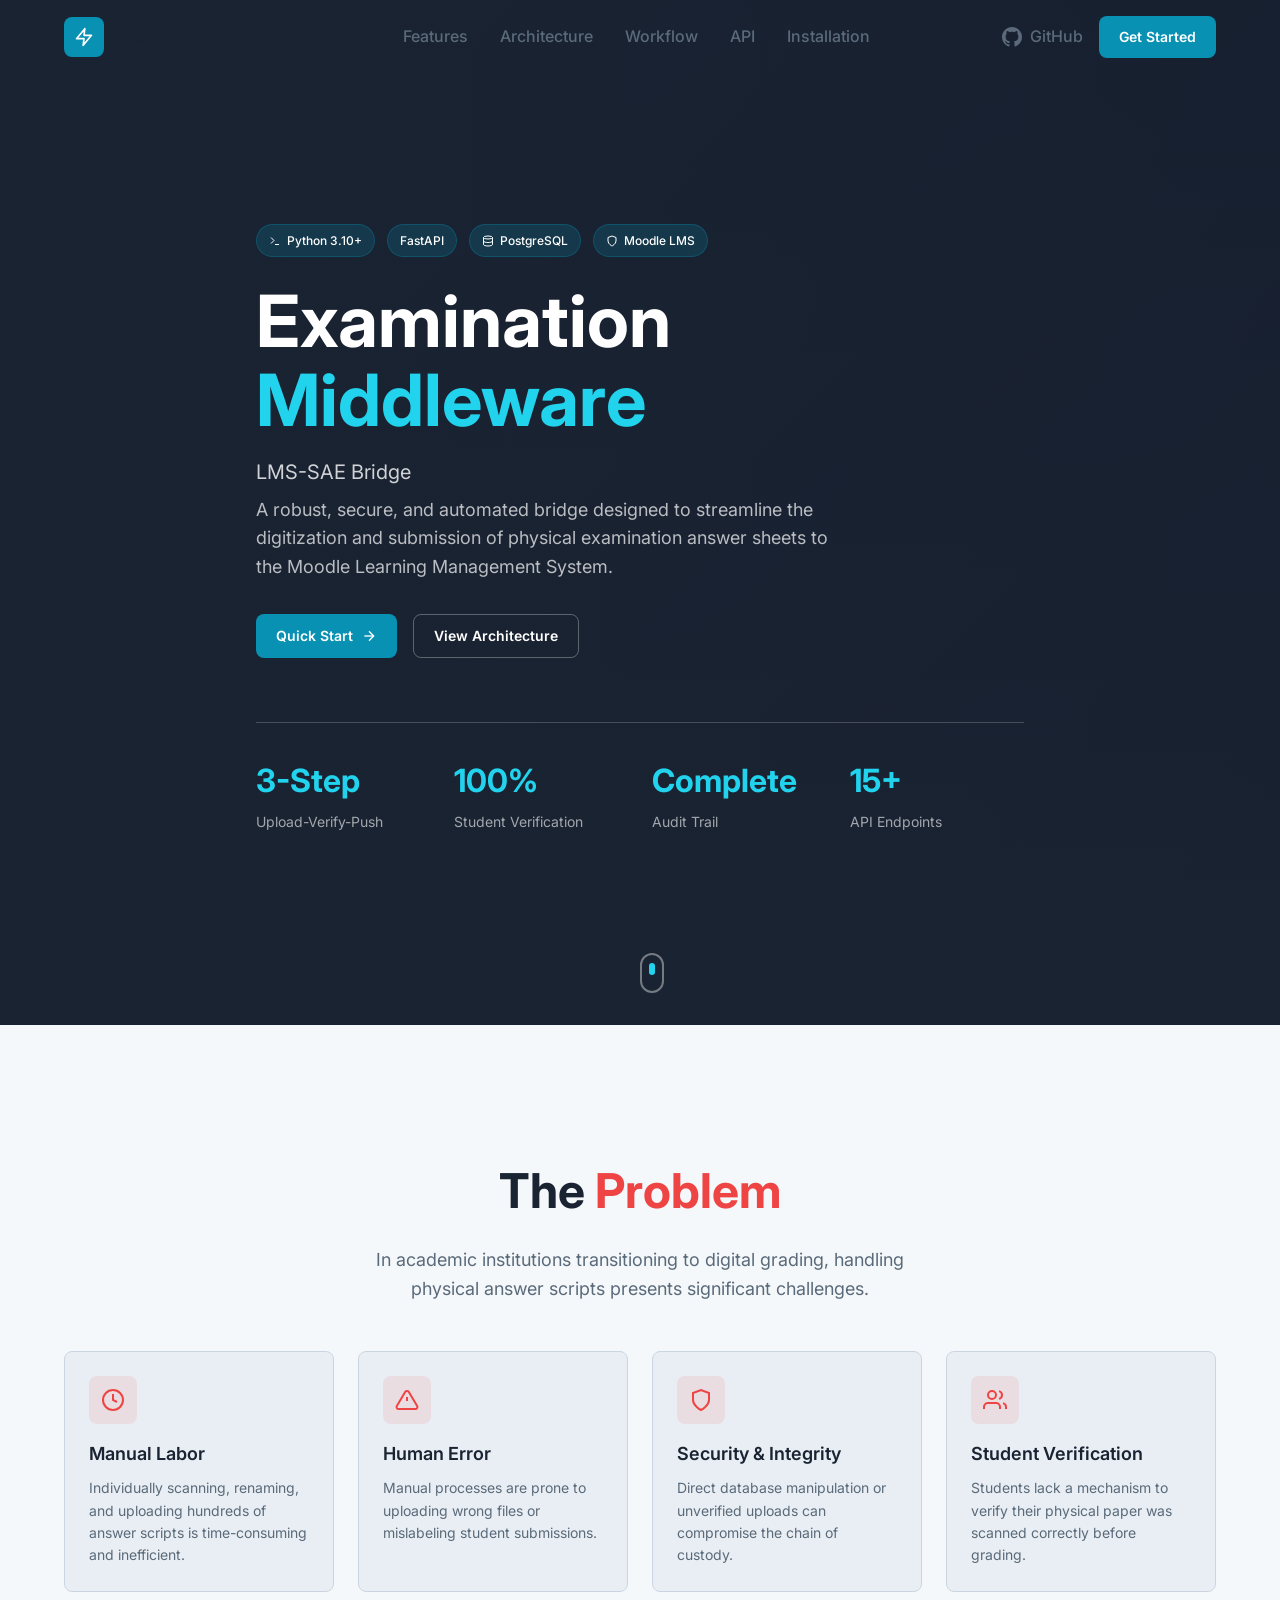
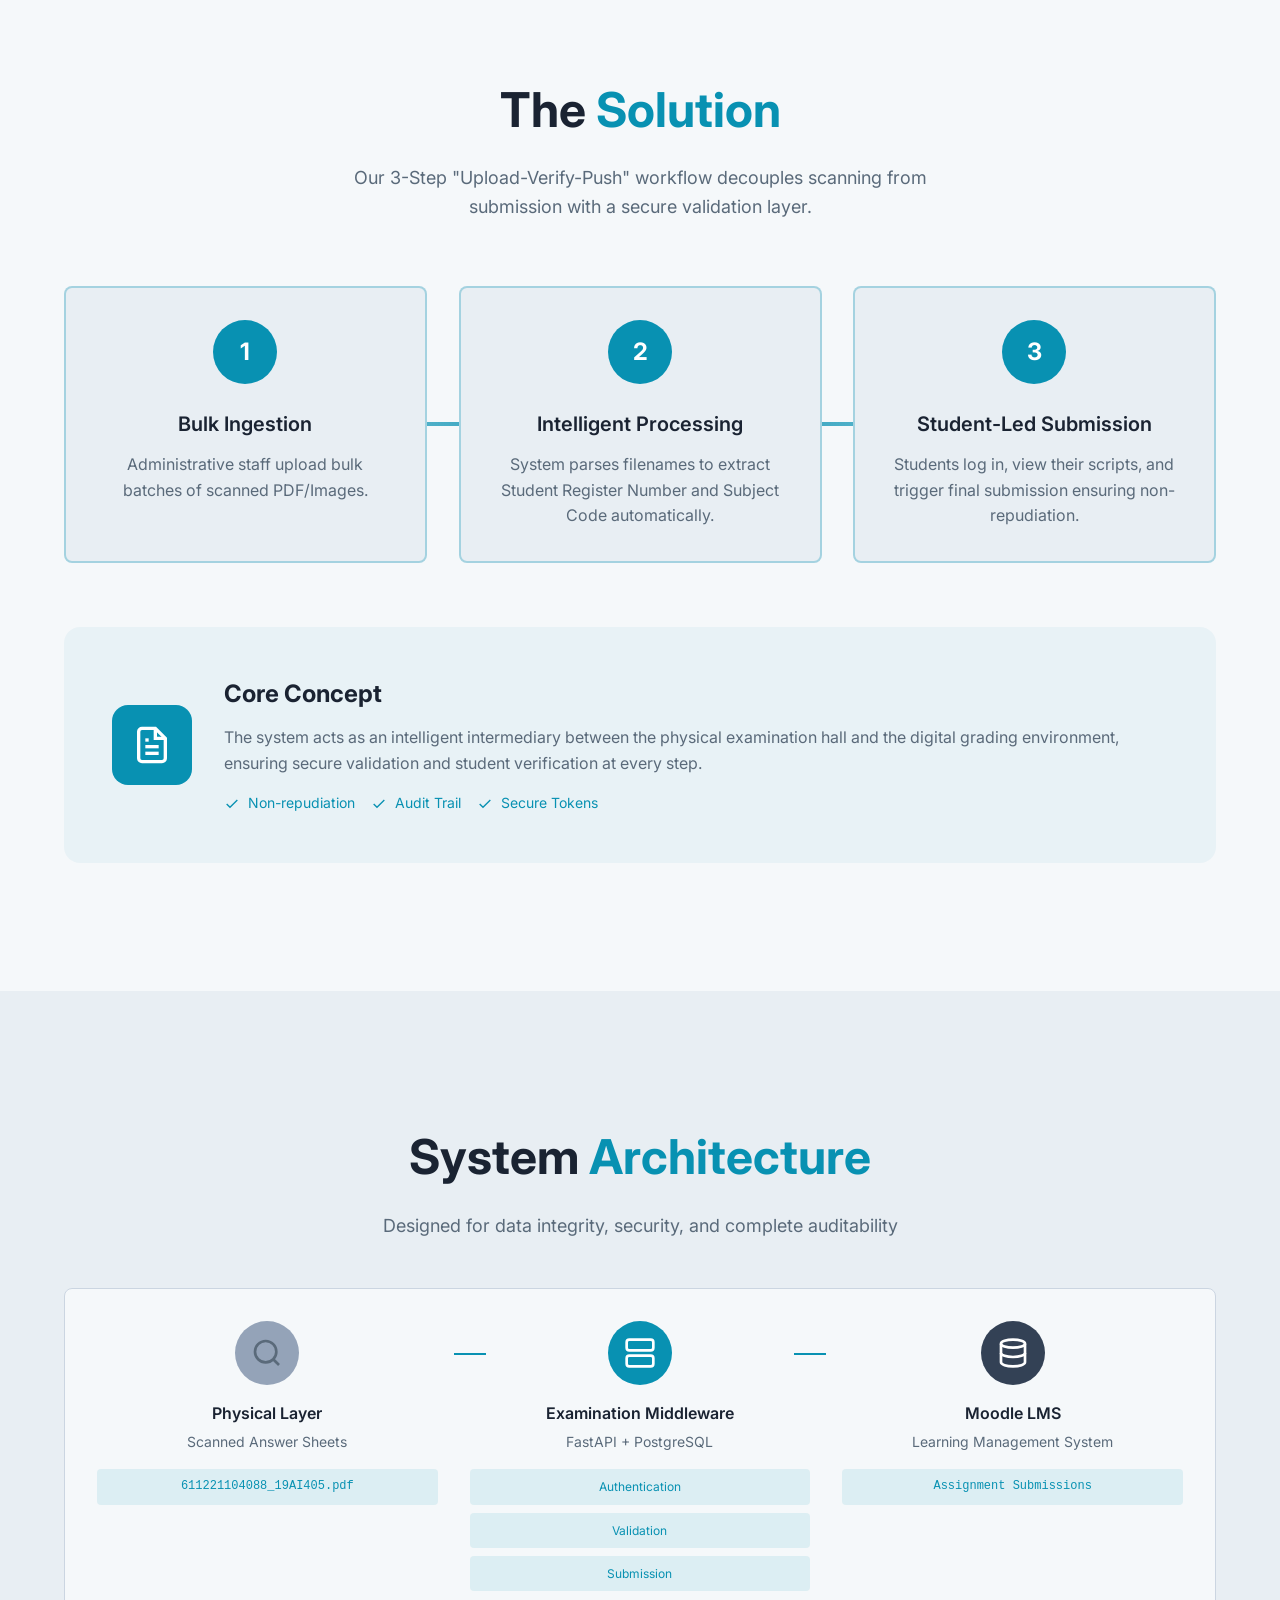
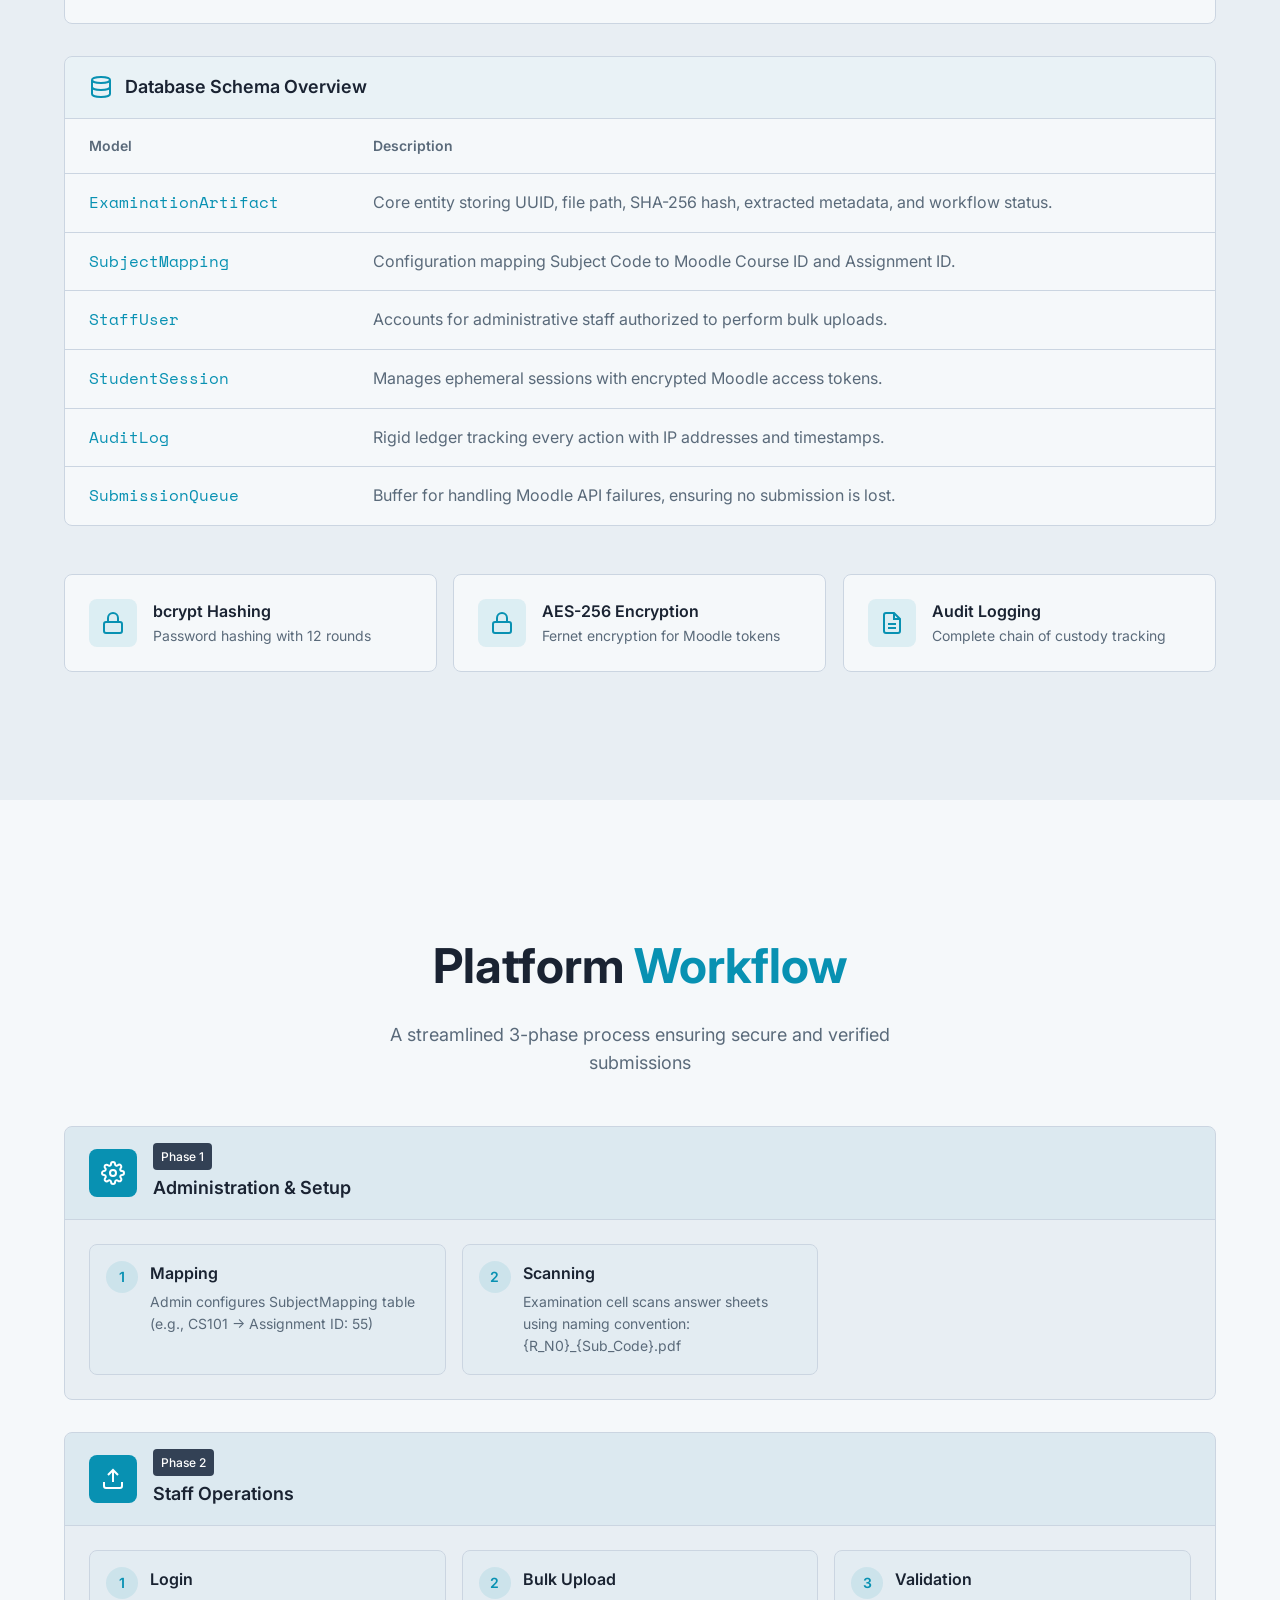
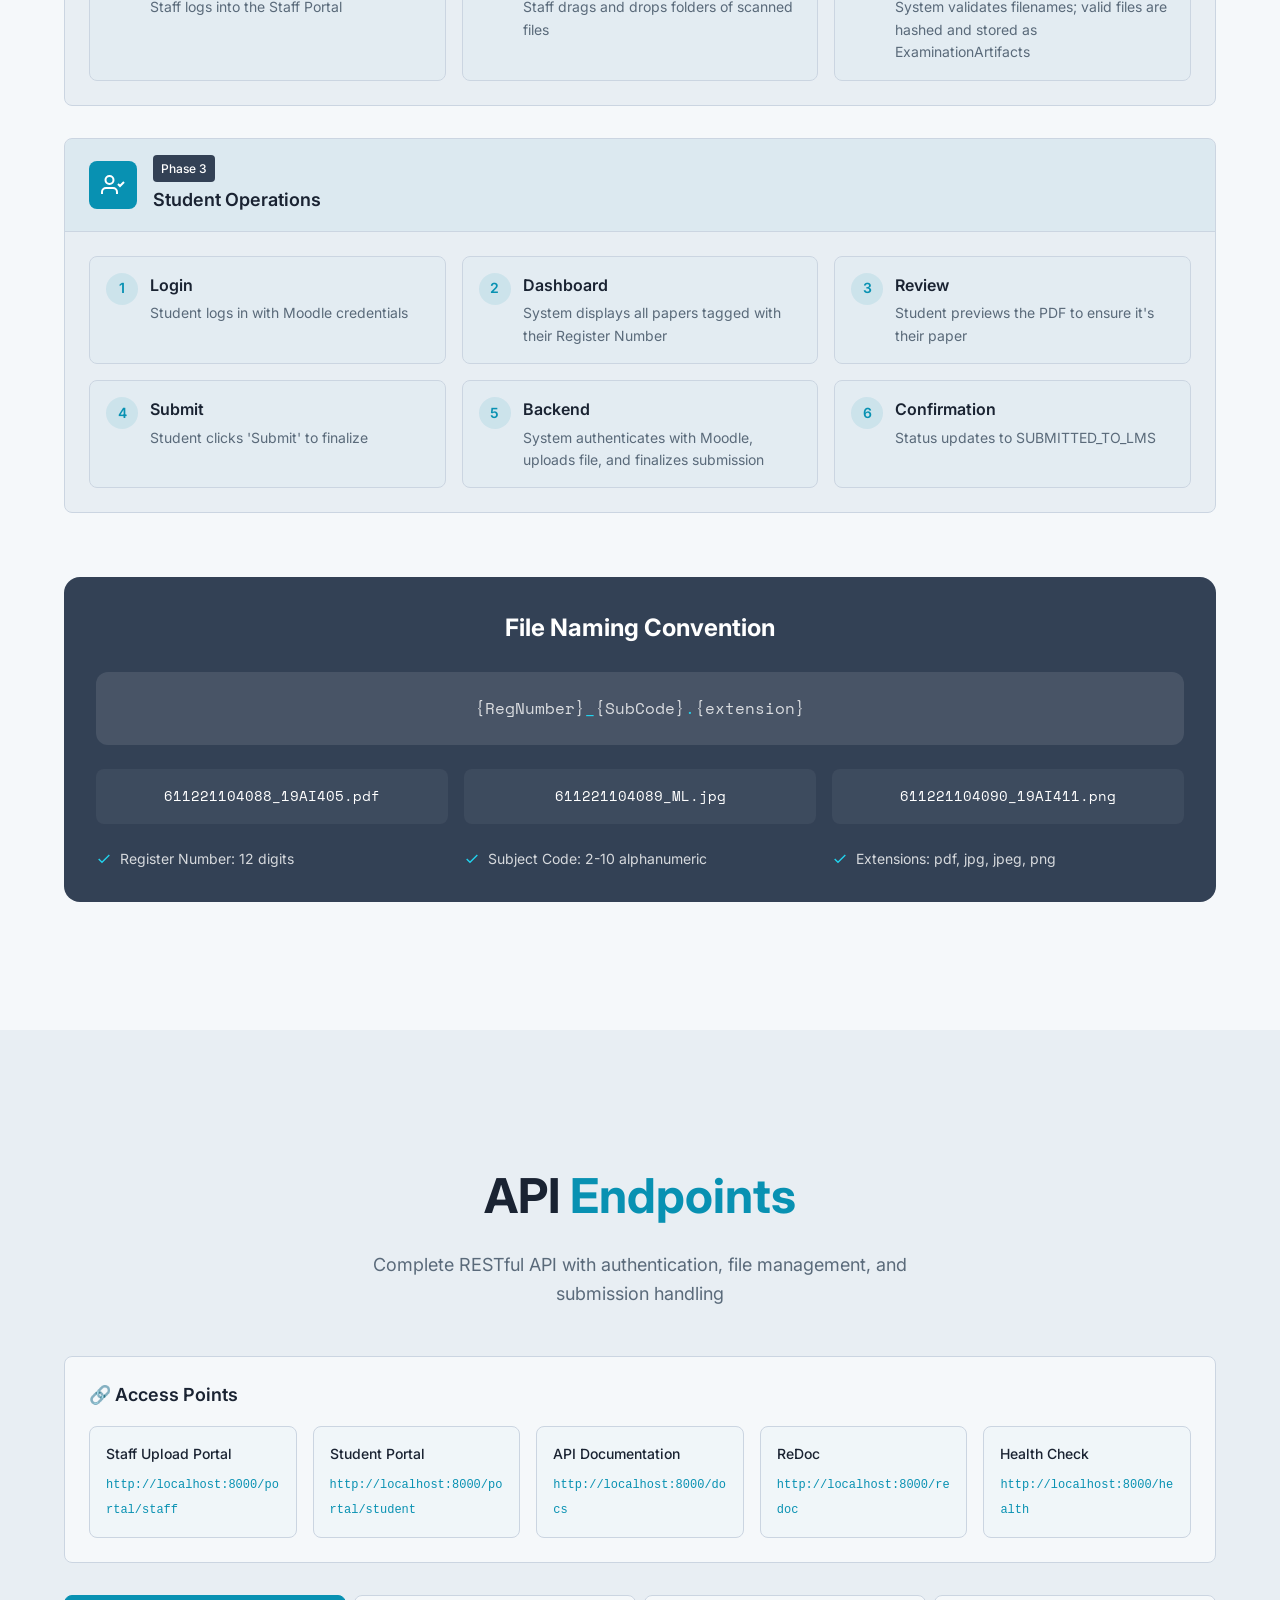
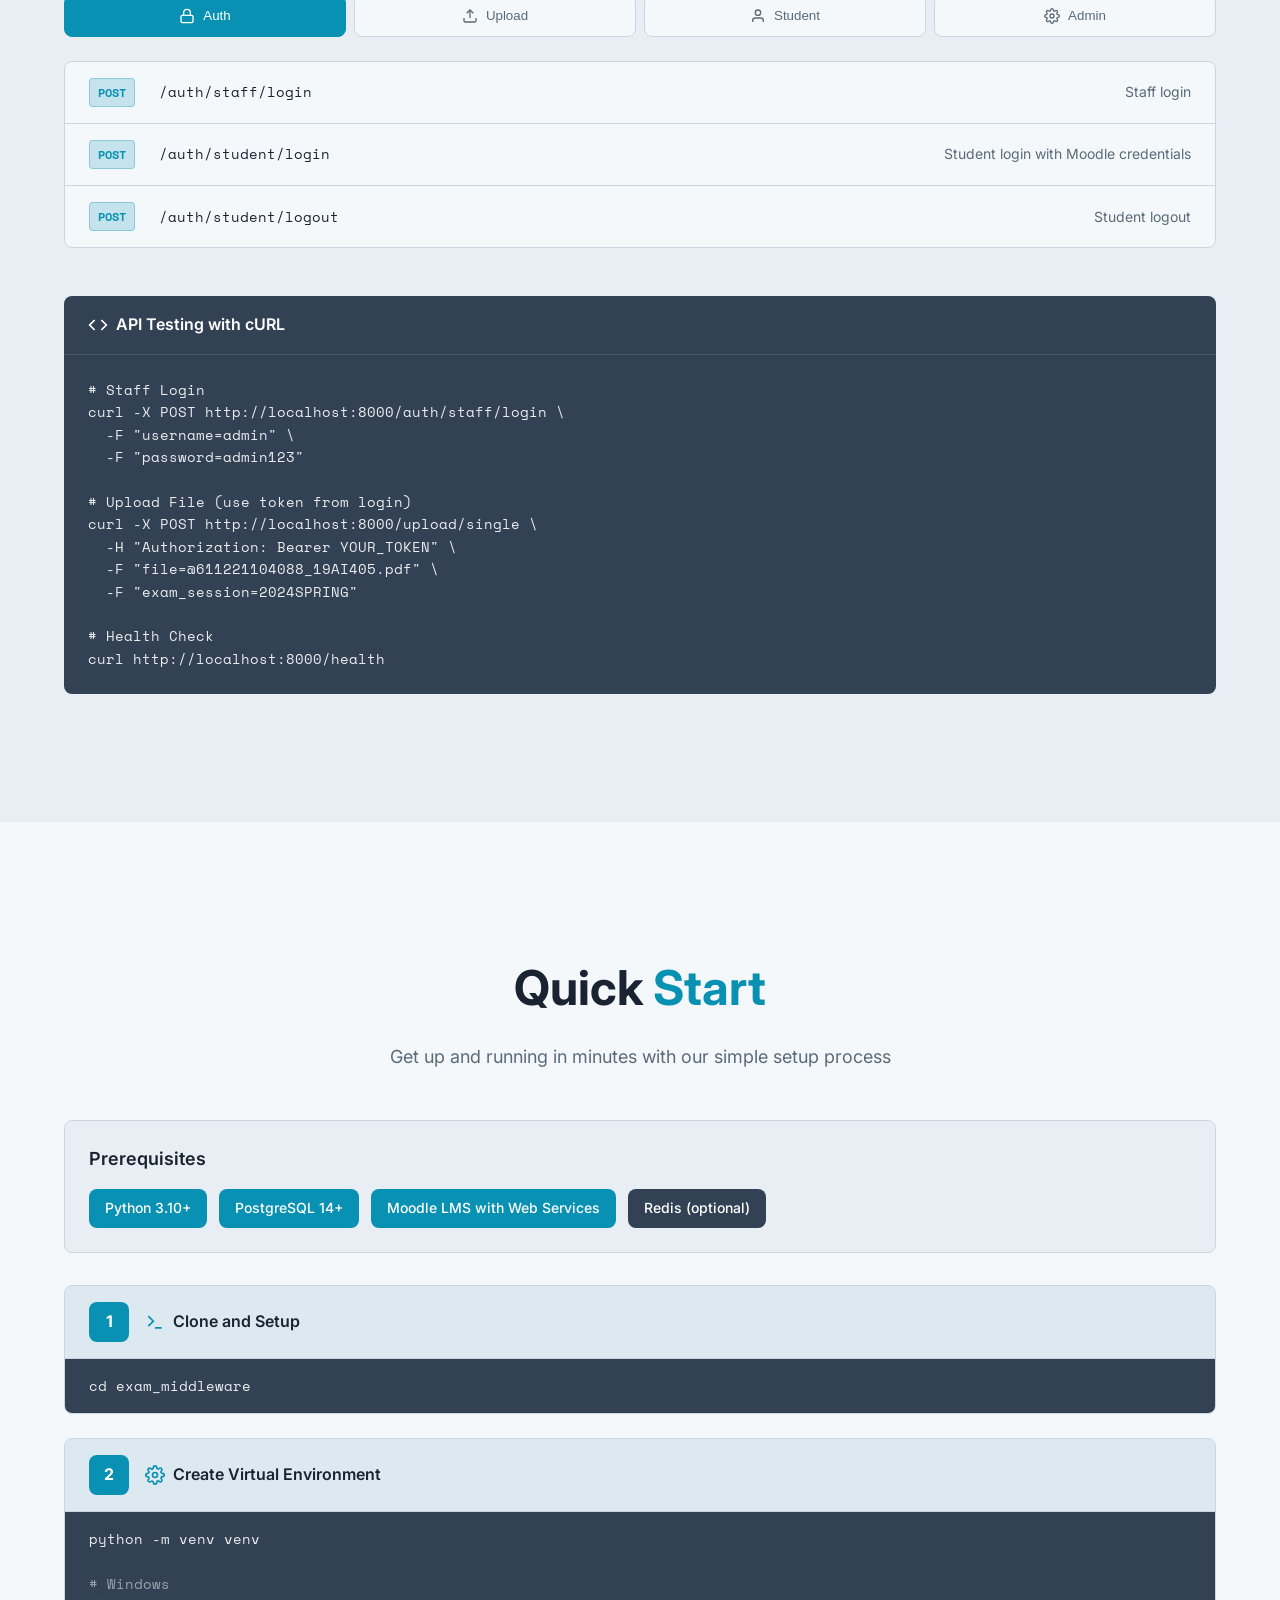
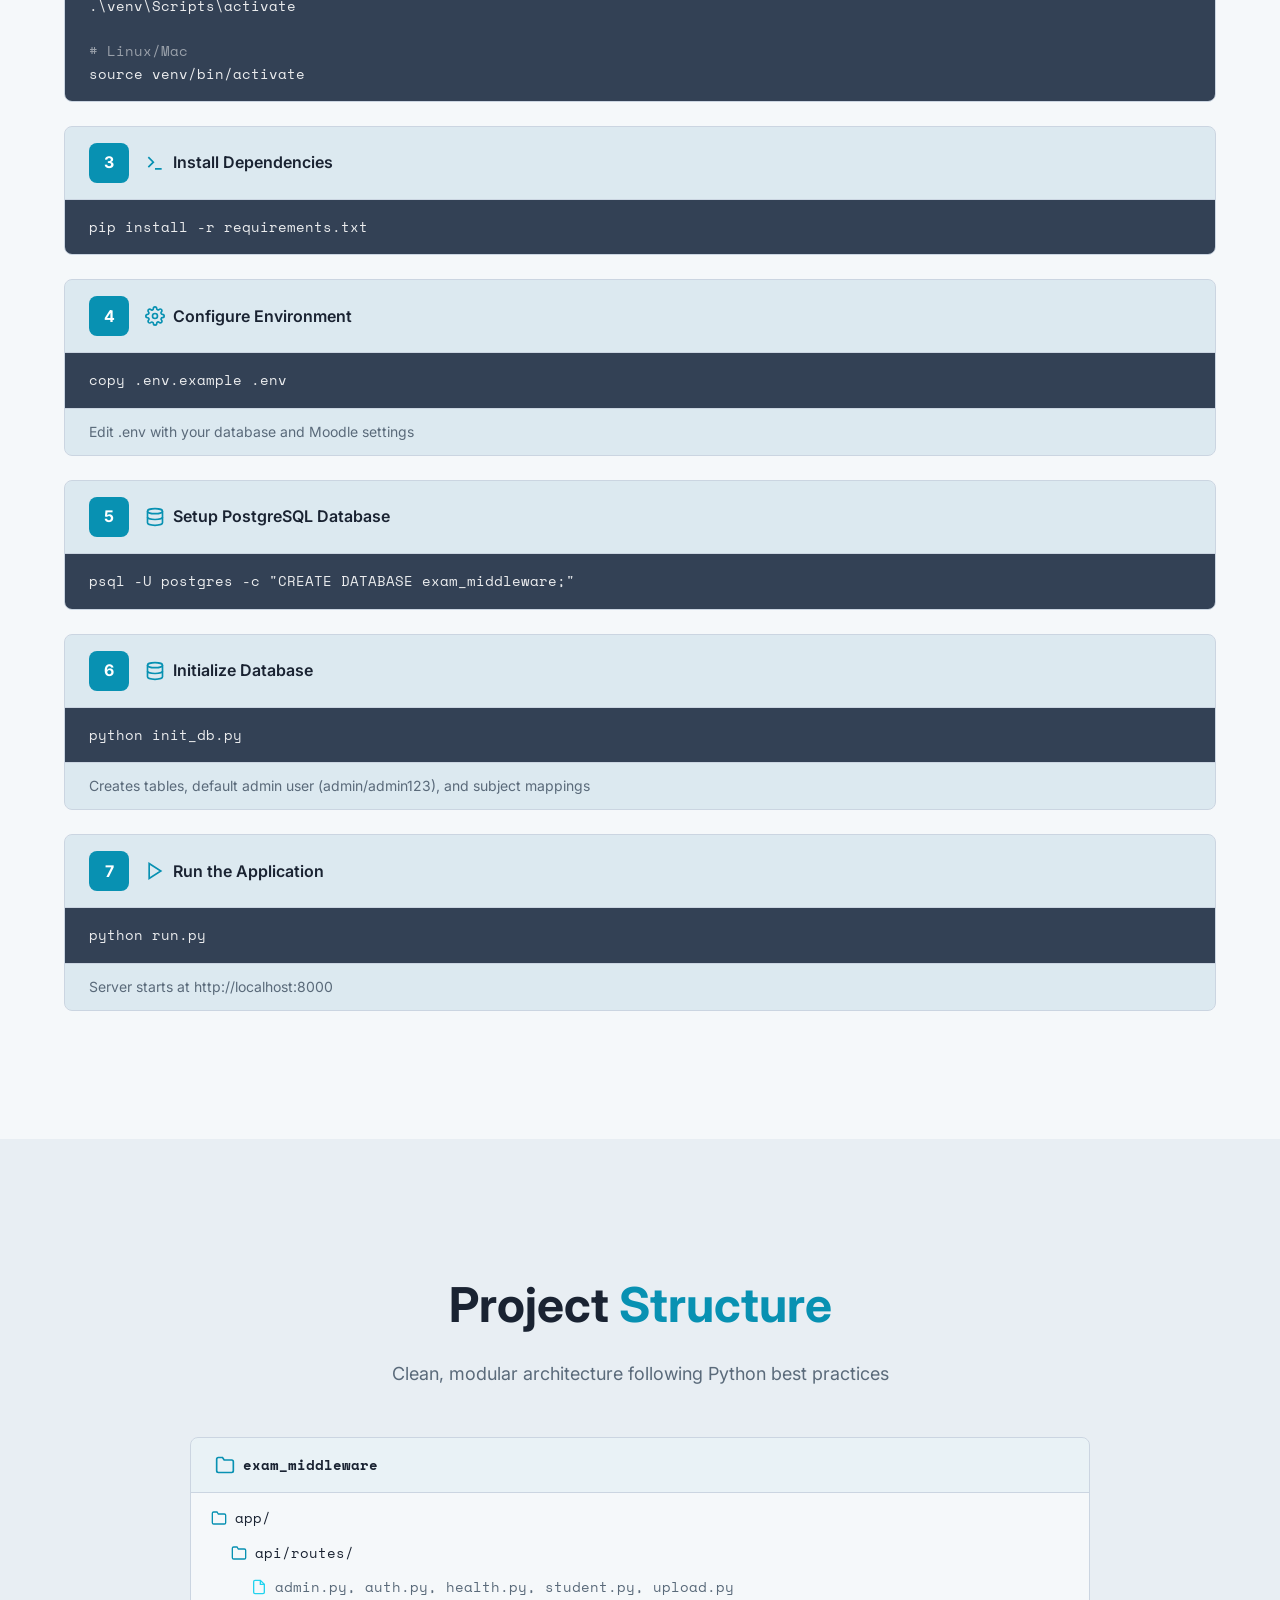
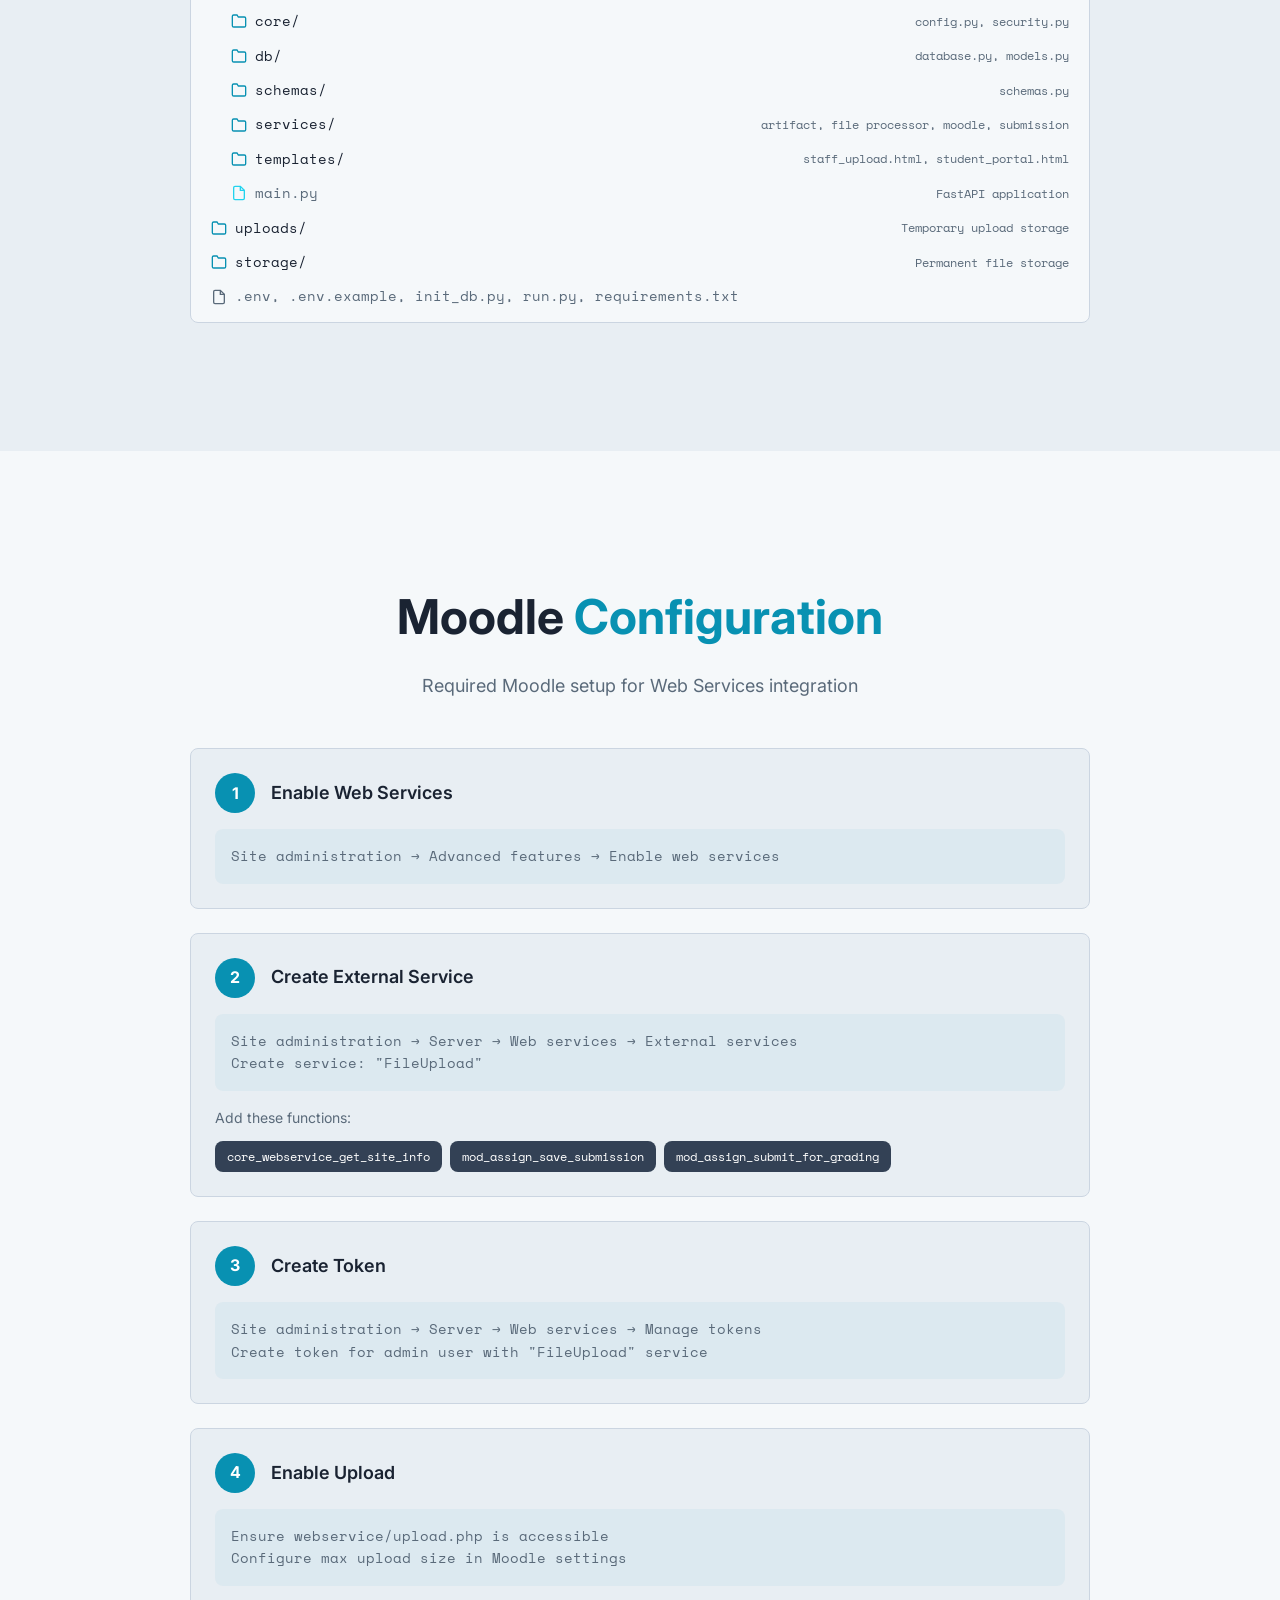
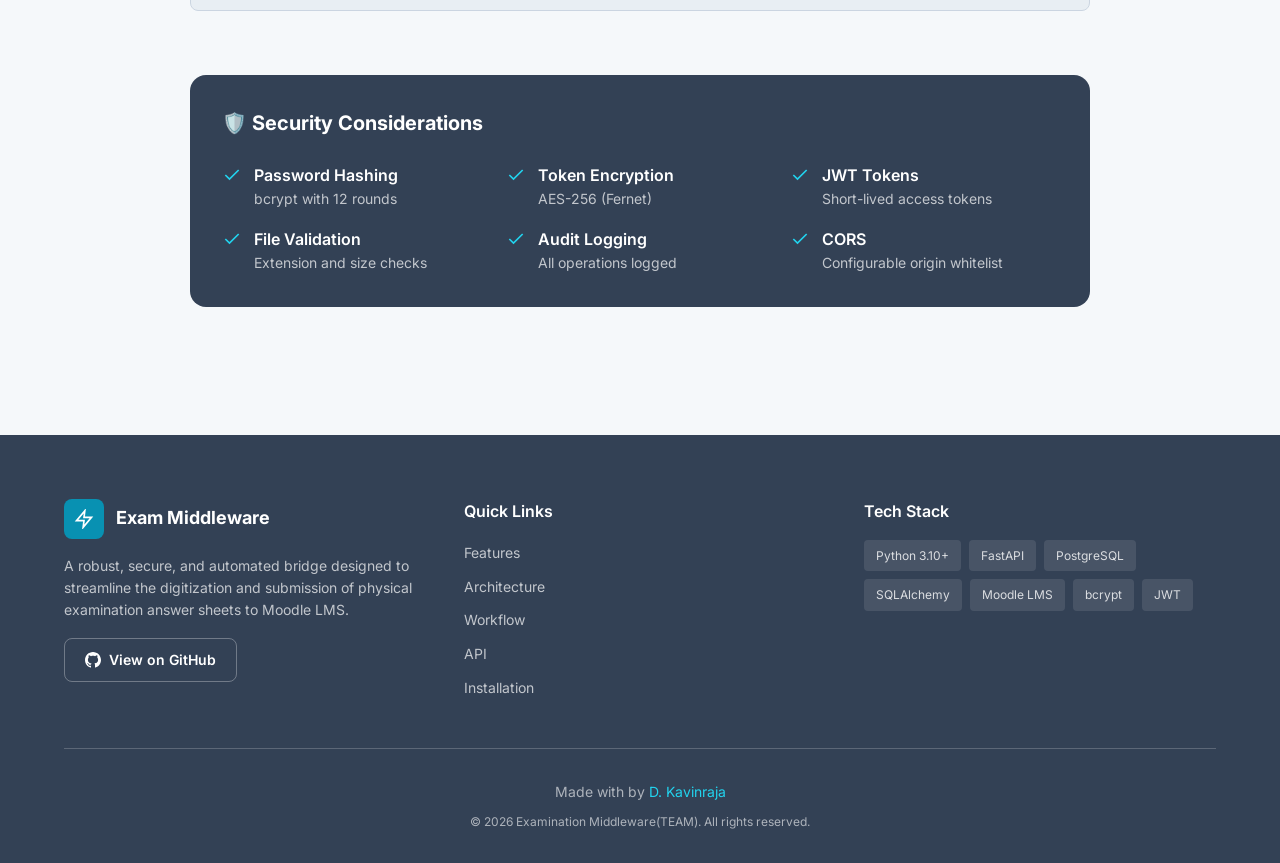
<file: index.html>
<!DOCTYPE html>
<html lang="en">
<head>
  <meta charset="UTF-8">
  <meta name="viewport" content="width=device-width, initial-scale=1.0">
  <title>Examination Middleware - LMS-SAE Bridge | Smart Answer Sheet Processor</title>
  <meta name="description" content="A robust, secure, and automated bridge designed to streamline the digitization and submission of physical examination answer sheets to the Moodle Learning Management System.">
  <meta name="keywords" content="examination middleware, LMS, Moodle, answer sheet processor, digital grading, FastAPI, PostgreSQL">
  <meta name="author" content="D. Kavinraja">
  <meta property="og:type" content="website">
  <meta property="og:title" content="Examination Middleware - LMS-SAE Bridge">
  <meta property="og:description" content="Streamline digitization and submission of physical examination answer sheets to Moodle LMS">
  <link rel="canonical" href="https://d-kavinraja.github.io/Smart-answer-sheet-processor-for-LMS/">
  <link href="https://fonts.googleapis.com/css2?family=Inter:wght@400;500;600;700&family=Space+Mono:wght@400;700&display=swap" rel="stylesheet">
  <style>
    /* ============================================
       CSS VARIABLES & RESET
    ============================================ */
    :root {
      --bg: #e8eef3;
      --bg-card: #f5f8fa;
      --bg-dark: #1a2332;
      --text: #1a2332;
      --text-muted: #5a6a7a;
      --primary: #0891b2;
      --primary-light: #22d3ee;
      --primary-dark: #0e7490;
      --secondary: #334155;
      --secondary-light: #94a3b8;
      --accent: #06b6d4;
      --destructive: #ef4444;
      --border: #cbd5e1;
      --radius: 0.5rem;
      --shadow: 0 4px 6px -1px rgba(0,0,0,0.1), 0 2px 4px -2px rgba(0,0,0,0.1);
      --shadow-lg: 0 10px 15px -3px rgba(0,0,0,0.1), 0 4px 6px -4px rgba(0,0,0,0.1);
    }

    * {
      margin: 0;
      padding: 0;
      box-sizing: border-box;
    }

    html {
      scroll-behavior: smooth;
    }

    body {
      font-family: 'Inter', -apple-system, BlinkMacSystemFont, sans-serif;
      background: var(--bg);
      color: var(--text);
      line-height: 1.6;
    }

    a {
      text-decoration: none;
      color: inherit;
    }

    img {
      max-width: 100%;
      height: auto;
    }

    .container {
      max-width: 1200px;
      margin: 0 auto;
      padding: 0 1.5rem;
    }

    /* ============================================
       ANIMATIONS
    ============================================ */
    @keyframes fadeUp {
      from { opacity: 0; transform: translateY(30px); }
      to { opacity: 1; transform: translateY(0); }
    }

    @keyframes fadeIn {
      from { opacity: 0; }
      to { opacity: 1; }
    }

    @keyframes slideInLeft {
      from { opacity: 0; transform: translateX(-50px); }
      to { opacity: 1; transform: translateX(0); }
    }

    @keyframes slideInRight {
      from { opacity: 0; transform: translateX(50px); }
      to { opacity: 1; transform: translateX(0); }
    }

    @keyframes scaleIn {
      from { opacity: 0; transform: scale(0.9); }
      to { opacity: 1; transform: scale(1); }
    }

    @keyframes bounce {
      0%, 100% { transform: translateY(0); }
      50% { transform: translateY(-10px); }
    }

    @keyframes pulse {
      0%, 100% { box-shadow: 0 0 20px rgba(8, 145, 178, 0.3); }
      50% { box-shadow: 0 0 40px rgba(8, 145, 178, 0.6); }
    }

    @keyframes float {
      0%, 100% { transform: translateY(0); }
      50% { transform: translateY(-10px); }
    }

    .animate-fade-up { animation: fadeUp 0.6s ease-out forwards; opacity: 0; }
    .animate-fade-in { animation: fadeIn 0.5s ease-out forwards; opacity: 0; }
    .animate-slide-left { animation: slideInLeft 0.6s ease-out forwards; opacity: 0; }
    .animate-slide-right { animation: slideInRight 0.6s ease-out forwards; opacity: 0; }
    .animate-scale { animation: scaleIn 0.5s ease-out forwards; opacity: 0; }
    .animate-bounce { animation: bounce 2s ease-in-out infinite; }
    .animate-pulse { animation: pulse 2s ease-in-out infinite; }
    .animate-float { animation: float 3s ease-in-out infinite; }

    .delay-1 { animation-delay: 0.1s; }
    .delay-2 { animation-delay: 0.2s; }
    .delay-3 { animation-delay: 0.3s; }
    .delay-4 { animation-delay: 0.4s; }
    .delay-5 { animation-delay: 0.5s; }
    .delay-6 { animation-delay: 0.6s; }
    .delay-7 { animation-delay: 0.7s; }
    .delay-8 { animation-delay: 0.8s; }

    /* ============================================
       HEADER
    ============================================ */
    header {
      position: fixed;
      top: 0;
      left: 0;
      right: 0;
      z-index: 100;
      padding: 1rem 0;
      transition: all 0.3s ease;
    }

    header.scrolled {
      background: rgba(245, 248, 250, 0.95);
      backdrop-filter: blur(10px);
      box-shadow: var(--shadow);
      border-bottom: 1px solid var(--border);
    }

    header .container {
      display: flex;
      align-items: center;
      justify-content: space-between;
    }

    .logo {
      display: flex;
      align-items: center;
      gap: 0.75rem;
    }

    .logo-icon {
      width: 40px;
      height: 40px;
      background: var(--primary);
      border-radius: var(--radius);
      display: flex;
      align-items: center;
      justify-content: center;
      transition: transform 0.3s ease;
    }

    .logo:hover .logo-icon {
      transform: scale(1.1);
    }

    .logo-icon svg {
      width: 20px;
      height: 20px;
      color: white;
    }

    .logo-text {
      font-weight: 700;
      font-size: 1.125rem;
      color: var(--text);
    }

    nav {
      display: none;
    }

    @media (min-width: 1024px) {
      nav {
        display: flex;
        gap: 2rem;
      }
    }

    nav a {
      color: var(--text-muted);
      font-weight: 500;
      transition: color 0.3s ease;
      position: relative;
    }

    nav a::after {
      content: '';
      position: absolute;
      bottom: -4px;
      left: 0;
      width: 0;
      height: 2px;
      background: var(--primary);
      transition: width 0.3s ease;
    }

    nav a:hover {
      color: var(--primary);
    }

    nav a:hover::after {
      width: 100%;
    }

    .header-actions {
      display: flex;
      align-items: center;
      gap: 1rem;
    }

    .github-link {
      display: none;
      align-items: center;
      gap: 0.5rem;
      color: var(--text-muted);
      font-weight: 500;
      transition: color 0.3s ease;
    }

    @media (min-width: 640px) {
      .github-link {
        display: flex;
      }
    }

    .github-link:hover {
      color: var(--text);
    }

    .github-link svg {
      width: 20px;
      height: 20px;
    }

    .btn {
      display: inline-flex;
      align-items: center;
      gap: 0.5rem;
      padding: 0.625rem 1.25rem;
      font-weight: 600;
      font-size: 0.875rem;
      border-radius: var(--radius);
      cursor: pointer;
      transition: all 0.3s ease;
      border: none;
    }

    .btn-primary {
      background: var(--primary);
      color: white;
    }

    .btn-primary:hover {
      background: var(--primary-dark);
      transform: translateY(-2px);
    }

    .btn-secondary {
      background: transparent;
      color: white;
      border: 1px solid rgba(255,255,255,0.3);
    }

    .btn-secondary:hover {
      background: rgba(255,255,255,0.1);
    }

    .btn-outline {
      background: transparent;
      border: 1px solid var(--border);
      color: var(--text);
    }

    .btn-outline:hover {
      background: var(--bg-card);
    }

    .mobile-menu-btn {
      display: block;
      background: none;
      border: none;
      cursor: pointer;
      padding: 0.5rem;
    }

    @media (min-width: 1024px) {
      .mobile-menu-btn {
        display: none;
      }
    }

    .mobile-menu-btn svg {
      width: 24px;
      height: 24px;
      color: var(--text);
    }

    /* ============================================
       HERO SECTION
    ============================================ */
    .hero {
      min-height: 100vh;
      display: flex;
      align-items: center;
      position: relative;
      overflow: hidden;
      background: linear-gradient(135deg, var(--bg-dark) 0%, #0f172a 100%);
    }

    .hero-bg {
      position: absolute;
      inset: 0;
      background: url('https://images.unsplash.com/photo-1451187580459-43490279c0fa?w=1920&q=80') center/cover no-repeat;
      opacity: 0.3;
    }

    .hero-overlay {
      position: absolute;
      inset: 0;
      background: linear-gradient(to right, rgba(26, 35, 50, 0.95), rgba(26, 35, 50, 0.7), rgba(26, 35, 50, 0.5));
    }

    .hero-overlay::after {
      content: '';
      position: absolute;
      inset: 0;
      background: linear-gradient(to top, var(--bg-dark), transparent);
    }

    .hero .container {
      position: relative;
      z-index: 10;
      padding-top: 6rem;
      padding-bottom: 4rem;
    }

    .hero-content {
      max-width: 48rem;
    }

    .badges {
      display: flex;
      flex-wrap: wrap;
      gap: 0.75rem;
      margin-bottom: 1.5rem;
    }

    .badge {
      display: inline-flex;
      align-items: center;
      gap: 0.375rem;
      padding: 0.375rem 0.75rem;
      background: rgba(8, 145, 178, 0.2);
      border: 1px solid rgba(8, 145, 178, 0.3);
      color: white;
      border-radius: 9999px;
      font-size: 0.75rem;
      font-weight: 500;
    }

    .badge svg {
      width: 12px;
      height: 12px;
    }

    .hero h1 {
      font-size: 2.5rem;
      font-weight: 700;
      color: white;
      line-height: 1.1;
      margin-bottom: 1rem;
    }

    @media (min-width: 640px) {
      .hero h1 {
        font-size: 3.5rem;
      }
    }

    @media (min-width: 1024px) {
      .hero h1 {
        font-size: 4.5rem;
      }
    }

    .hero h1 span {
      color: var(--primary-light);
    }

    .hero-subtitle {
      font-size: 1.25rem;
      color: rgba(255,255,255,0.8);
      margin-bottom: 0.5rem;
    }

    .hero-description {
      font-size: 1.125rem;
      color: rgba(255,255,255,0.7);
      margin-bottom: 2rem;
      max-width: 36rem;
    }

    .hero-buttons {
      display: flex;
      flex-wrap: wrap;
      gap: 1rem;
    }

    .hero-stats {
      display: grid;
      grid-template-columns: repeat(2, 1fr);
      gap: 1.5rem;
      margin-top: 4rem;
      padding-top: 2rem;
      border-top: 1px solid rgba(255,255,255,0.2);
    }

    @media (min-width: 640px) {
      .hero-stats {
        grid-template-columns: repeat(4, 1fr);
      }
    }

    .stat-item {
      text-align: center;
    }

    @media (min-width: 640px) {
      .stat-item {
        text-align: left;
      }
    }

    .stat-value {
      font-size: 1.5rem;
      font-weight: 700;
      color: var(--primary-light);
      margin-bottom: 0.25rem;
    }

    @media (min-width: 640px) {
      .stat-value {
        font-size: 2rem;
      }
    }

    .stat-label {
      font-size: 0.875rem;
      color: rgba(255,255,255,0.6);
    }

    .scroll-indicator {
      position: absolute;
      bottom: 2rem;
      left: 50%;
      transform: translateX(-50%);
    }

    .scroll-indicator-inner {
      width: 24px;
      height: 40px;
      border: 2px solid rgba(255,255,255,0.4);
      border-radius: 9999px;
      display: flex;
      justify-content: center;
      padding-top: 0.5rem;
    }

    .scroll-indicator-dot {
      width: 6px;
      height: 12px;
      background: var(--primary-light);
      border-radius: 9999px;
      animation: bounce 1.5s ease-in-out infinite;
    }

    /* ============================================
       SECTION STYLES
    ============================================ */
    section {
      padding: 5rem 0;
    }

    @media (min-width: 1024px) {
      section {
        padding: 8rem 0;
      }
    }

    .section-header {
      text-align: center;
      margin-bottom: 3rem;
    }

    .section-header h2 {
      font-size: 2rem;
      font-weight: 700;
      color: var(--text);
      margin-bottom: 1rem;
    }

    @media (min-width: 640px) {
      .section-header h2 {
        font-size: 2.5rem;
      }
    }

    @media (min-width: 1024px) {
      .section-header h2 {
        font-size: 3rem;
      }
    }

    .section-header h2 span {
      color: var(--primary);
    }

    .section-header h2 .destructive {
      color: var(--destructive);
    }

    .section-header p {
      font-size: 1.125rem;
      color: var(--text-muted);
      max-width: 36rem;
      margin: 0 auto;
    }

    /* ============================================
       PROBLEM SECTION
    ============================================ */
    .problems {
      background: var(--bg-card);
    }

    .problem-grid {
      display: grid;
      gap: 1.5rem;
    }

    @media (min-width: 768px) {
      .problem-grid {
        grid-template-columns: repeat(2, 1fr);
      }
    }

    @media (min-width: 1024px) {
      .problem-grid {
        grid-template-columns: repeat(4, 1fr);
      }
    }

    .card {
      background: var(--bg);
      border: 1px solid var(--border);
      border-radius: var(--radius);
      padding: 1.5rem;
      transition: all 0.3s ease;
    }

    .card:hover {
      box-shadow: var(--shadow-lg);
      transform: translateY(-4px);
    }

    .problem-card:hover {
      border-color: rgba(239, 68, 68, 0.5);
    }

    .card-icon {
      width: 48px;
      height: 48px;
      border-radius: var(--radius);
      display: flex;
      align-items: center;
      justify-content: center;
      margin-bottom: 1rem;
    }

    .card-icon.destructive {
      background: rgba(239, 68, 68, 0.1);
      color: var(--destructive);
    }

    .card-icon.primary {
      background: rgba(8, 145, 178, 0.1);
      color: var(--primary);
    }

    .card-icon svg {
      width: 24px;
      height: 24px;
    }

    .card h3 {
      font-size: 1.125rem;
      font-weight: 600;
      color: var(--text);
      margin-bottom: 0.5rem;
    }

    .card p {
      font-size: 0.875rem;
      color: var(--text-muted);
    }

    /* ============================================
       SOLUTION SECTION
    ============================================ */
    .solution-grid {
      display: grid;
      gap: 2rem;
      position: relative;
      margin-top: 4rem;
    }

    @media (min-width: 1024px) {
      .solution-grid {
        grid-template-columns: repeat(3, 1fr);
      }
    }

    .solution-line {
      display: none;
      position: absolute;
      top: 50%;
      left: 0;
      right: 0;
      height: 4px;
      background: linear-gradient(to right, rgba(8, 145, 178, 0.2), var(--primary), rgba(8, 145, 178, 0.2));
      transform: translateY(-50%);
      z-index: 0;
    }

    @media (min-width: 1024px) {
      .solution-line {
        display: block;
      }
    }

    .solution-card {
      background: var(--bg);
      border: 2px solid rgba(8, 145, 178, 0.3);
      border-radius: var(--radius);
      padding: 2rem;
      text-align: center;
      position: relative;
      z-index: 1;
      transition: all 0.3s ease;
    }

    .solution-card:hover {
      border-color: var(--primary);
    }

    .solution-number {
      width: 64px;
      height: 64px;
      border-radius: 50%;
      background: var(--primary);
      color: white;
      font-size: 1.5rem;
      font-weight: 700;
      display: flex;
      align-items: center;
      justify-content: center;
      margin: 0 auto 1.5rem;
      animation: pulse 2s ease-in-out infinite;
    }

    .solution-card h3 {
      font-size: 1.25rem;
      font-weight: 600;
      color: var(--text);
      margin-bottom: 0.75rem;
    }

    .solution-card p {
      color: var(--text-muted);
    }

    /* Core Concept Box */
    .core-concept {
      margin-top: 4rem;
      background: rgba(8, 145, 178, 0.05);
      border-radius: 1rem;
      padding: 2rem;
    }

    @media (min-width: 1024px) {
      .core-concept {
        padding: 3rem;
      }
    }

    .core-concept-inner {
      display: flex;
      flex-direction: column;
      gap: 2rem;
      align-items: center;
    }

    @media (min-width: 1024px) {
      .core-concept-inner {
        flex-direction: row;
      }
    }

    .core-concept-icon {
      width: 80px;
      height: 80px;
      border-radius: 1rem;
      background: var(--primary);
      display: flex;
      align-items: center;
      justify-content: center;
      flex-shrink: 0;
    }

    .core-concept-icon svg {
      width: 40px;
      height: 40px;
      color: white;
    }

    .core-concept h3 {
      font-size: 1.5rem;
      font-weight: 700;
      color: var(--text);
      margin-bottom: 0.75rem;
    }

    .core-concept p {
      color: var(--text-muted);
      margin-bottom: 1rem;
    }

    .feature-list {
      display: flex;
      flex-wrap: wrap;
      gap: 1rem;
    }

    .feature-item {
      display: flex;
      align-items: center;
      gap: 0.5rem;
      font-size: 0.875rem;
      color: var(--primary);
    }

    .feature-item svg {
      width: 16px;
      height: 16px;
    }

    /* ============================================
       ARCHITECTURE SECTION
    ============================================ */
    .architecture {
      background: var(--bg);
    }

    .arch-diagram {
      background: var(--bg-card);
      border: 1px solid var(--border);
      border-radius: var(--radius);
      padding: 2rem;
      margin-bottom: 2rem;
    }

    .arch-flow {
      display: grid;
      gap: 2rem;
    }

    @media (min-width: 768px) {
      .arch-flow {
        grid-template-columns: repeat(3, 1fr);
      }
    }

    .arch-node {
      text-align: center;
      position: relative;
    }

    .arch-node-icon {
      width: 64px;
      height: 64px;
      border-radius: 50%;
      display: flex;
      align-items: center;
      justify-content: center;
      margin: 0 auto 1rem;
    }

    .arch-node-icon.muted {
      background: var(--secondary-light);
      color: var(--text-muted);
    }

    .arch-node-icon.primary {
      background: var(--primary);
      color: white;
      animation: pulse 2s ease-in-out infinite;
    }

    .arch-node-icon.secondary {
      background: var(--secondary);
      color: white;
    }

    .arch-node-icon svg {
      width: 32px;
      height: 32px;
    }

    .arch-node h4 {
      font-weight: 600;
      color: var(--text);
      margin-bottom: 0.25rem;
    }

    .arch-node p {
      font-size: 0.875rem;
      color: var(--text-muted);
    }

    .arch-node-tags {
      margin-top: 1rem;
      display: flex;
      flex-direction: column;
      gap: 0.5rem;
    }

    .arch-tag {
      padding: 0.5rem;
      background: rgba(8, 145, 178, 0.1);
      border-radius: 0.25rem;
      font-size: 0.75rem;
      color: var(--primary);
    }

    .arch-connector {
      display: none;
      position: absolute;
      top: 32px;
      width: 32px;
      height: 2px;
      background: var(--primary);
    }

    @media (min-width: 768px) {
      .arch-connector {
        display: block;
      }
      .arch-connector.left {
        left: -16px;
      }
      .arch-connector.right {
        right: -16px;
      }
    }

    /* Database Table */
    .db-table {
      background: var(--bg-card);
      border: 1px solid var(--border);
      border-radius: var(--radius);
      overflow: hidden;
    }

    .db-table-header {
      display: flex;
      align-items: center;
      gap: 0.75rem;
      padding: 1rem 1.5rem;
      background: rgba(8, 145, 178, 0.05);
      border-bottom: 1px solid var(--border);
    }

    .db-table-header svg {
      width: 24px;
      height: 24px;
      color: var(--primary);
    }

    .db-table-header h3 {
      font-size: 1.125rem;
      font-weight: 600;
      color: var(--text);
    }

    table {
      width: 100%;
      border-collapse: collapse;
    }

    th, td {
      padding: 1rem 1.5rem;
      text-align: left;
    }

    th {
      font-weight: 600;
      color: var(--text-muted);
      font-size: 0.875rem;
      border-bottom: 1px solid var(--border);
    }

    td {
      border-bottom: 1px solid var(--border);
    }

    tr:last-child td {
      border-bottom: none;
    }

    tr:hover {
      background: rgba(8, 145, 178, 0.02);
    }

    .model-name {
      font-family: 'Space Mono', monospace;
      color: var(--primary);
      font-weight: 500;
    }

    .model-desc {
      color: var(--text-muted);
    }

    /* Security Cards */
    .security-grid {
      display: grid;
      gap: 1rem;
      margin-top: 3rem;
    }

    @media (min-width: 768px) {
      .security-grid {
        grid-template-columns: repeat(3, 1fr);
      }
    }

    .security-card {
      display: flex;
      align-items: center;
      gap: 1rem;
      background: var(--bg-card);
      border: 1px solid var(--border);
      border-radius: var(--radius);
      padding: 1.5rem;
    }

    .security-card-icon {
      width: 48px;
      height: 48px;
      border-radius: var(--radius);
      background: rgba(8, 145, 178, 0.1);
      display: flex;
      align-items: center;
      justify-content: center;
      flex-shrink: 0;
    }

    .security-card-icon svg {
      width: 24px;
      height: 24px;
      color: var(--primary);
    }

    .security-card h4 {
      font-weight: 600;
      color: var(--text);
    }

    .security-card p {
      font-size: 0.875rem;
      color: var(--text-muted);
    }

    /* ============================================
       WORKFLOW SECTION
    ============================================ */
    .workflow {
      background: var(--bg-card);
    }

    .phase-card {
      background: var(--bg);
      border: 1px solid var(--border);
      border-radius: var(--radius);
      overflow: hidden;
      margin-bottom: 2rem;
    }

    .phase-header {
      display: flex;
      align-items: center;
      gap: 1rem;
      padding: 1rem 1.5rem;
      background: rgba(8, 145, 178, 0.05);
      border-bottom: 1px solid var(--border);
    }

    .phase-icon {
      width: 48px;
      height: 48px;
      border-radius: var(--radius);
      background: var(--primary);
      display: flex;
      align-items: center;
      justify-content: center;
    }

    .phase-icon svg {
      width: 24px;
      height: 24px;
      color: white;
    }

    .phase-label {
      display: inline-block;
      padding: 0.25rem 0.5rem;
      background: var(--secondary);
      color: white;
      border-radius: 0.25rem;
      font-size: 0.75rem;
      font-weight: 500;
      margin-bottom: 0.25rem;
    }

    .phase-title {
      font-size: 1.125rem;
      font-weight: 600;
      color: var(--text);
    }

    .phase-content {
      padding: 1.5rem;
    }

    .steps-grid {
      display: grid;
      gap: 1rem;
    }

    @media (min-width: 640px) {
      .steps-grid {
        grid-template-columns: repeat(2, 1fr);
      }
    }

    @media (min-width: 1024px) {
      .steps-grid {
        grid-template-columns: repeat(3, 1fr);
      }
    }

    .step-item {
      display: flex;
      gap: 0.75rem;
      padding: 1rem;
      background: rgba(8, 145, 178, 0.02);
      border: 1px solid var(--border);
      border-radius: var(--radius);
      transition: all 0.3s ease;
    }

    .step-item:hover {
      border-color: rgba(8, 145, 178, 0.5);
    }

    .step-number {
      width: 32px;
      height: 32px;
      border-radius: 50%;
      background: rgba(8, 145, 178, 0.1);
      color: var(--primary);
      font-size: 0.875rem;
      font-weight: 600;
      display: flex;
      align-items: center;
      justify-content: center;
      flex-shrink: 0;
    }

    .step-item h4 {
      font-weight: 600;
      color: var(--text);
      margin-bottom: 0.25rem;
    }

    .step-item p {
      font-size: 0.875rem;
      color: var(--text-muted);
    }

    /* File Naming Box */
    .file-naming {
      background: var(--secondary);
      border-radius: 1rem;
      padding: 2rem;
      color: white;
      margin-top: 4rem;
    }

    .file-naming h3 {
      font-size: 1.5rem;
      font-weight: 700;
      text-align: center;
      margin-bottom: 1.5rem;
    }

    .file-pattern {
      background: rgba(255,255,255,0.1);
      border-radius: 0.75rem;
      padding: 1.5rem;
      text-align: center;
      font-family: 'Space Mono', monospace;
      font-size: 1rem;
      margin-bottom: 1.5rem;
    }

    .file-pattern .var {
      color: rgba(255,255,255,0.8);
    }

    .file-pattern .sep {
      color: var(--primary-light);
    }

    .file-examples {
      display: grid;
      gap: 1rem;
      margin-bottom: 1.5rem;
    }

    @media (min-width: 640px) {
      .file-examples {
        grid-template-columns: repeat(3, 1fr);
      }
    }

    .file-example {
      background: rgba(255,255,255,0.05);
      border-radius: 0.5rem;
      padding: 1rem;
      font-family: 'Space Mono', monospace;
      font-size: 0.875rem;
      text-align: center;
    }

    .file-rules {
      display: grid;
      gap: 1rem;
    }

    @media (min-width: 640px) {
      .file-rules {
        grid-template-columns: repeat(3, 1fr);
      }
    }

    .file-rule {
      display: flex;
      align-items: center;
      gap: 0.5rem;
      font-size: 0.875rem;
      color: rgba(255,255,255,0.8);
    }

    .file-rule svg {
      width: 16px;
      height: 16px;
      color: var(--primary-light);
      flex-shrink: 0;
    }

    /* ============================================
       API SECTION
    ============================================ */
    .api {
      background: var(--bg);
    }

    .access-points {
      background: var(--bg-card);
      border: 1px solid var(--border);
      border-radius: var(--radius);
      padding: 1.5rem;
      margin-bottom: 2rem;
    }

    .access-points h3 {
      font-size: 1.125rem;
      font-weight: 600;
      color: var(--text);
      margin-bottom: 1rem;
    }

    .access-grid {
      display: grid;
      gap: 1rem;
    }

    @media (min-width: 640px) {
      .access-grid {
        grid-template-columns: repeat(2, 1fr);
      }
    }

    @media (min-width: 1024px) {
      .access-grid {
        grid-template-columns: repeat(5, 1fr);
      }
    }

    .access-item {
      background: rgba(8, 145, 178, 0.02);
      border: 1px solid var(--border);
      border-radius: var(--radius);
      padding: 1rem;
    }

    .access-item h4 {
      font-size: 0.875rem;
      font-weight: 500;
      color: var(--text);
      margin-bottom: 0.25rem;
    }

    .access-item code {
      font-size: 0.75rem;
      color: var(--primary);
      word-break: break-all;
    }

    /* Tabs */
    .tabs {
      margin-bottom: 2rem;
    }

    .tab-list {
      display: grid;
      grid-template-columns: repeat(2, 1fr);
      gap: 0.5rem;
      margin-bottom: 1.5rem;
    }

    @media (min-width: 1024px) {
      .tab-list {
        grid-template-columns: repeat(4, 1fr);
      }
    }

    .tab-btn {
      display: flex;
      align-items: center;
      justify-content: center;
      gap: 0.5rem;
      padding: 0.75rem 1rem;
      background: var(--bg-card);
      border: 1px solid var(--border);
      border-radius: var(--radius);
      font-weight: 500;
      color: var(--text-muted);
      cursor: pointer;
      transition: all 0.3s ease;
    }

    .tab-btn:hover {
      background: var(--bg);
    }

    .tab-btn.active {
      background: var(--primary);
      border-color: var(--primary);
      color: white;
    }

    .tab-btn svg {
      width: 16px;
      height: 16px;
    }

    .tab-content {
      display: none;
    }

    .tab-content.active {
      display: block;
    }

    .endpoint-list {
      background: var(--bg-card);
      border: 1px solid var(--border);
      border-radius: var(--radius);
      overflow: hidden;
    }

    .endpoint-item {
      display: flex;
      flex-direction: column;
      gap: 0.5rem;
      padding: 1rem 1.5rem;
      border-bottom: 1px solid var(--border);
      transition: background 0.3s ease;
    }

    @media (min-width: 640px) {
      .endpoint-item {
        flex-direction: row;
        align-items: center;
        gap: 1.5rem;
      }
    }

    .endpoint-item:last-child {
      border-bottom: none;
    }

    .endpoint-item:hover {
      background: rgba(8, 145, 178, 0.02);
    }

    .method-badge {
      display: inline-flex;
      padding: 0.25rem 0.5rem;
      border-radius: 0.25rem;
      font-family: 'Space Mono', monospace;
      font-size: 0.75rem;
      font-weight: 600;
      width: fit-content;
    }

    .method-badge.get {
      background: rgba(34, 197, 94, 0.2);
      color: #16a34a;
      border: 1px solid rgba(34, 197, 94, 0.3);
    }

    .method-badge.post {
      background: rgba(8, 145, 178, 0.2);
      color: var(--primary);
      border: 1px solid rgba(8, 145, 178, 0.3);
    }

    .endpoint-path {
      font-family: 'Space Mono', monospace;
      font-size: 0.875rem;
      color: var(--text);
      flex: 1;
    }

    .endpoint-desc {
      font-size: 0.875rem;
      color: var(--text-muted);
    }

    /* cURL Example */
    .curl-example {
      background: var(--secondary);
      border-radius: var(--radius);
      overflow: hidden;
      margin-top: 3rem;
    }

    .curl-header {
      display: flex;
      align-items: center;
      gap: 0.5rem;
      padding: 1rem 1.5rem;
      border-bottom: 1px solid rgba(255,255,255,0.1);
    }

    .curl-header svg {
      width: 20px;
      height: 20px;
      color: white;
    }

    .curl-header h3 {
      font-size: 1rem;
      font-weight: 600;
      color: white;
    }

    .curl-code {
      padding: 1.5rem;
      overflow-x: auto;
    }

    .curl-code pre {
      font-family: 'Space Mono', monospace;
      font-size: 0.875rem;
      color: rgba(255,255,255,0.9);
      line-height: 1.6;
      white-space: pre;
    }

    /* ============================================
       INSTALLATION SECTION
    ============================================ */
    .installation {
      background: var(--bg-card);
    }

    .prereq-card {
      background: var(--bg);
      border: 1px solid var(--border);
      border-radius: var(--radius);
      padding: 1.5rem;
      margin-bottom: 2rem;
    }

    .prereq-card h3 {
      font-size: 1.125rem;
      font-weight: 600;
      color: var(--text);
      margin-bottom: 1rem;
    }

    .prereq-list {
      display: flex;
      flex-wrap: wrap;
      gap: 0.75rem;
    }

    .prereq-badge {
      padding: 0.5rem 1rem;
      background: var(--primary);
      color: white;
      border-radius: var(--radius);
      font-size: 0.875rem;
      font-weight: 500;
    }

    .prereq-badge.optional {
      background: var(--secondary);
    }

    .install-steps {
      display: flex;
      flex-direction: column;
      gap: 1.5rem;
    }

    .install-step {
      background: var(--bg);
      border: 1px solid var(--border);
      border-radius: var(--radius);
      overflow: hidden;
    }

    .install-step-header {
      display: flex;
      align-items: center;
      gap: 1rem;
      padding: 1rem 1.5rem;
      background: rgba(8, 145, 178, 0.05);
      border-bottom: 1px solid var(--border);
    }

    .install-step-number {
      width: 40px;
      height: 40px;
      border-radius: var(--radius);
      background: var(--primary);
      color: white;
      font-weight: 700;
      display: flex;
      align-items: center;
      justify-content: center;
    }

    .install-step-title {
      display: flex;
      align-items: center;
      gap: 0.5rem;
      font-weight: 600;
      color: var(--text);
    }

    .install-step-title svg {
      width: 20px;
      height: 20px;
      color: var(--primary);
    }

    .install-step-code {
      background: var(--secondary);
      padding: 1rem 1.5rem;
      overflow-x: auto;
    }

    .install-step-code pre {
      font-family: 'Space Mono', monospace;
      font-size: 0.875rem;
      color: rgba(255,255,255,0.9);
      line-height: 1.6;
    }

    .install-step-code .comment {
      color: rgba(255,255,255,0.5);
    }

    .install-step-note {
      padding: 0.75rem 1.5rem;
      background: rgba(8, 145, 178, 0.05);
      border-top: 1px solid var(--border);
      font-size: 0.875rem;
      color: var(--text-muted);
    }

    /* ============================================
       PROJECT STRUCTURE SECTION
    ============================================ */
    .structure {
      background: var(--bg);
    }

    .structure-card {
      max-width: 900px;
      margin: 0 auto;
      background: var(--bg-card);
      border: 1px solid var(--border);
      border-radius: var(--radius);
      overflow: hidden;
    }

    .structure-header {
      display: flex;
      align-items: center;
      gap: 0.5rem;
      padding: 1rem 1.5rem;
      background: rgba(8, 145, 178, 0.05);
      border-bottom: 1px solid var(--border);
      font-family: 'Space Mono', monospace;
      font-size: 0.875rem;
      font-weight: 600;
      color: var(--text);
    }

    .structure-header svg {
      width: 20px;
      height: 20px;
      color: var(--primary);
    }

    .structure-tree {
      padding: 0.5rem;
      max-height: 600px;
      overflow-y: auto;
    }

    .tree-item {
      display: flex;
      align-items: center;
      gap: 0.5rem;
      padding: 0.375rem 0.75rem;
      border-radius: 0.25rem;
      transition: background 0.2s ease;
    }

    .tree-item:hover {
      background: rgba(8, 145, 178, 0.05);
    }

    .tree-item svg {
      width: 16px;
      height: 16px;
      flex-shrink: 0;
    }

    .tree-item svg.folder {
      color: var(--primary);
    }

    .tree-item svg.file {
      color: #22d3ee;
    }

    .tree-item svg.config {
      color: var(--text-muted);
    }

    .tree-item span {
      font-family: 'Space Mono', monospace;
      font-size: 0.875rem;
    }

    .tree-item span.folder-name {
      font-weight: 500;
      color: var(--text);
    }

    .tree-item span.file-name {
      color: var(--text-muted);
    }

    .tree-item .desc {
      margin-left: auto;
      font-size: 0.75rem;
      color: var(--text-muted);
      display: none;
    }

    @media (min-width: 640px) {
      .tree-item .desc {
        display: block;
      }
    }

    /* ============================================
       MOODLE CONFIG SECTION
    ============================================ */
    .moodle-config {
      background: var(--bg-card);
    }

    .config-steps {
      max-width: 900px;
      margin: 0 auto;
      display: flex;
      flex-direction: column;
      gap: 1.5rem;
    }

    .config-step {
      background: var(--bg);
      border: 1px solid var(--border);
      border-radius: var(--radius);
      padding: 1.5rem;
    }

    .config-step-header {
      display: flex;
      align-items: center;
      gap: 1rem;
      margin-bottom: 1rem;
    }

    .config-step-number {
      width: 40px;
      height: 40px;
      border-radius: 50%;
      background: var(--primary);
      color: white;
      font-weight: 700;
      display: flex;
      align-items: center;
      justify-content: center;
      flex-shrink: 0;
    }

    .config-step h3 {
      font-size: 1.125rem;
      font-weight: 600;
      color: var(--text);
    }

    .config-step-path {
      background: rgba(8, 145, 178, 0.05);
      border-radius: var(--radius);
      padding: 1rem;
      font-family: 'Space Mono', monospace;
      font-size: 0.875rem;
      color: var(--text-muted);
      white-space: pre-line;
    }

    .config-step-functions {
      margin-top: 1rem;
    }

    .config-step-functions p {
      font-size: 0.875rem;
      color: var(--text-muted);
      margin-bottom: 0.75rem;
    }

    .function-list {
      display: flex;
      flex-wrap: wrap;
      gap: 0.5rem;
    }

    .function-badge {
      padding: 0.375rem 0.75rem;
      background: var(--secondary);
      color: white;
      border-radius: var(--radius);
      font-family: 'Space Mono', monospace;
      font-size: 0.75rem;
    }

    /* Security Box */
    .security-box {
      max-width: 900px;
      margin: 4rem auto 0;
      background: var(--secondary);
      border-radius: 1rem;
      padding: 2rem;
      color: white;
    }

    .security-box h3 {
      font-size: 1.25rem;
      font-weight: 700;
      margin-bottom: 1.5rem;
    }

    .security-list {
      display: grid;
      gap: 1rem;
    }

    @media (min-width: 640px) {
      .security-list {
        grid-template-columns: repeat(2, 1fr);
      }
    }

    @media (min-width: 1024px) {
      .security-list {
        grid-template-columns: repeat(3, 1fr);
      }
    }

    .security-item {
      display: flex;
      align-items: flex-start;
      gap: 0.75rem;
    }

    .security-item svg {
      width: 20px;
      height: 20px;
      color: var(--primary-light);
      flex-shrink: 0;
      margin-top: 0.125rem;
    }

    .security-item h4 {
      font-weight: 600;
    }

    .security-item p {
      font-size: 0.875rem;
      color: rgba(255,255,255,0.7);
    }

    /* ============================================
       FOOTER
    ============================================ */
    footer {
      background: var(--secondary);
      color: white;
      padding: 4rem 0 2rem;
    }

    .footer-grid {
      display: grid;
      gap: 3rem;
      margin-bottom: 3rem;
    }

    @media (min-width: 768px) {
      .footer-grid {
        grid-template-columns: repeat(3, 1fr);
      }
    }

    .footer-brand .logo {
      margin-bottom: 1rem;
    }

    .footer-brand .logo-text {
      color: white;
    }

    .footer-brand p {
      font-size: 0.875rem;
      color: rgba(255,255,255,0.7);
      margin-bottom: 1rem;
    }

    .footer-links h4,
    .footer-tech h4 {
      font-weight: 600;
      margin-bottom: 1rem;
    }

    .footer-links ul {
      list-style: none;
      display: flex;
      flex-direction: column;
      gap: 0.5rem;
    }

    .footer-links a {
      font-size: 0.875rem;
      color: rgba(255,255,255,0.7);
      transition: color 0.3s ease;
    }

    .footer-links a:hover {
      color: var(--primary-light);
    }

    .tech-tags {
      display: flex;
      flex-wrap: wrap;
      gap: 0.5rem;
    }

    .tech-tag {
      padding: 0.375rem 0.75rem;
      background: rgba(255,255,255,0.1);
      border-radius: 0.25rem;
      font-size: 0.75rem;
      color: rgba(255,255,255,0.8);
    }

    .footer-bottom {
      padding-top: 2rem;
      border-top: 1px solid rgba(255,255,255,0.2);
      text-align: center;
    }

    .footer-bottom p {
      font-size: 0.875rem;
      color: rgba(255,255,255,0.6);
    }

    .footer-bottom a {
      color: var(--primary-light);
    }

    .footer-bottom a:hover {
      text-decoration: underline;
    }

    .heart {
      color: var(--destructive);
    }

    /* ============================================
       UTILITIES
    ============================================ */
    .sr-only {
      position: absolute;
      width: 1px;
      height: 1px;
      padding: 0;
      margin: -1px;
      overflow: hidden;
      clip: rect(0, 0, 0, 0);
      white-space: nowrap;
      border-width: 0;
    }
  </style>
</head>
<body>
  <!-- Header -->
  <header id="header">
    <div class="container">
      <a href="#" class="logo">
        <div class="logo-icon">
          <svg xmlns="http://www.w3.org/2000/svg" viewBox="0 0 24 24" fill="none" stroke="currentColor" stroke-width="2" stroke-linecap="round" stroke-linejoin="round"><path d="M13 2 3 14h9l-1 8 10-12h-9l1-8z"/></svg>
        </div>
        <span class="logo-text">Exam Middleware</span>
      </a>
      <nav>
        <a href="#features">Features</a>
        <a href="#architecture">Architecture</a>
        <a href="#workflow">Workflow</a>
        <a href="#api">API</a>
        <a href="#installation">Installation</a>
      </nav>
      <div class="header-actions">
        <a href="https://github.com/d-kavinraja/Smart-answer-sheet-processor-for-LMS" target="_blank" class="github-link">
          <svg xmlns="http://www.w3.org/2000/svg" viewBox="0 0 24 24" fill="currentColor"><path d="M12 0c-6.626 0-12 5.373-12 12 0 5.302 3.438 9.8 8.207 11.387.599.111.793-.261.793-.577v-2.234c-3.338.726-4.033-1.416-4.033-1.416-.546-1.387-1.333-1.756-1.333-1.756-1.089-.745.083-.729.083-.729 1.205.084 1.839 1.237 1.839 1.237 1.07 1.834 2.807 1.304 3.492.997.107-.775.418-1.305.762-1.604-2.665-.305-5.467-1.334-5.467-5.931 0-1.311.469-2.381 1.236-3.221-.124-.303-.535-1.524.117-3.176 0 0 1.008-.322 3.301 1.23.957-.266 1.983-.399 3.003-.404 1.02.005 2.047.138 3.006.404 2.291-1.552 3.297-1.23 3.297-1.23.653 1.653.242 2.874.118 3.176.77.84 1.235 1.911 1.235 3.221 0 4.609-2.807 5.624-5.479 5.921.43.372.823 1.102.823 2.222v3.293c0 .319.192.694.801.576 4.765-1.589 8.199-6.086 8.199-11.386 0-6.627-5.373-12-12-12z"/></svg>
          GitHub
        </a>
        <a href="#installation" class="btn btn-primary">Get Started</a>
      </div>
    </div>
  </header>

  <!-- Hero Section -->
  <section class="hero">
    <div class="hero-bg"></div>
    <div class="hero-overlay"></div>
    <div class="container">
      <div class="hero-content">
        <div class="badges animate-fade-up delay-1">
          <span class="badge">
            <svg xmlns="http://www.w3.org/2000/svg" viewBox="0 0 24 24" fill="none" stroke="currentColor" stroke-width="2"><polyline points="4 17 10 11 4 5"></polyline><line x1="12" y1="19" x2="20" y2="19"></line></svg>
            Python 3.10+
          </span>
          <span class="badge">FastAPI</span>
          <span class="badge">
            <svg xmlns="http://www.w3.org/2000/svg" viewBox="0 0 24 24" fill="none" stroke="currentColor" stroke-width="2"><ellipse cx="12" cy="5" rx="9" ry="3"></ellipse><path d="M21 12c0 1.66-4 3-9 3s-9-1.34-9-3"></path><path d="M3 5v14c0 1.66 4 3 9 3s9-1.34 9-3V5"></path></svg>
            PostgreSQL
          </span>
          <span class="badge">
            <svg xmlns="http://www.w3.org/2000/svg" viewBox="0 0 24 24" fill="none" stroke="currentColor" stroke-width="2"><path d="M12 22s8-4 8-10V5l-8-3-8 3v7c0 6 8 10 8 10z"></path></svg>
            Moodle LMS
          </span>
        </div>

        <h1 class="animate-fade-up delay-2">Examination <span>Middleware</span></h1>
        <p class="hero-subtitle animate-fade-up delay-3">LMS-SAE Bridge</p>
        <p class="hero-description animate-fade-up delay-4">
          A robust, secure, and automated bridge designed to streamline the digitization
          and submission of physical examination answer sheets to the Moodle Learning
          Management System.
        </p>

        <div class="hero-buttons animate-fade-up delay-5">
          <a href="#installation" class="btn btn-primary">
            Quick Start
            <svg xmlns="http://www.w3.org/2000/svg" width="16" height="16" viewBox="0 0 24 24" fill="none" stroke="currentColor" stroke-width="2"><line x1="5" y1="12" x2="19" y2="12"></line><polyline points="12 5 19 12 12 19"></polyline></svg>
          </a>
          <a href="#architecture" class="btn btn-secondary">View Architecture</a>
        </div>

        <div class="hero-stats animate-fade-up delay-6">
          <div class="stat-item">
            <div class="stat-value">3-Step</div>
            <div class="stat-label">Upload-Verify-Push</div>
          </div>
          <div class="stat-item">
            <div class="stat-value">100%</div>
            <div class="stat-label">Student Verification</div>
          </div>
          <div class="stat-item">
            <div class="stat-value">Complete</div>
            <div class="stat-label">Audit Trail</div>
          </div>
          <div class="stat-item">
            <div class="stat-value">15+</div>
            <div class="stat-label">API Endpoints</div>
          </div>
        </div>
      </div>
    </div>

    <div class="scroll-indicator animate-fade-up delay-8">
      <div class="scroll-indicator-inner">
        <div class="scroll-indicator-dot"></div>
      </div>
    </div>
  </section>

  <!-- Problem Section -->
  <section id="features" class="problems">
    <div class="container">
      <div class="section-header">
        <h2>The <span class="destructive">Problem</span></h2>
        <p>In academic institutions transitioning to digital grading, handling physical answer scripts presents significant challenges.</p>
      </div>

      <div class="problem-grid">
        <div class="card problem-card animate-fade-up delay-1">
          <div class="card-icon destructive">
            <svg xmlns="http://www.w3.org/2000/svg" viewBox="0 0 24 24" fill="none" stroke="currentColor" stroke-width="2"><circle cx="12" cy="12" r="10"></circle><polyline points="12 6 12 12 16 14"></polyline></svg>
          </div>
          <h3>Manual Labor</h3>
          <p>Individually scanning, renaming, and uploading hundreds of answer scripts is time-consuming and inefficient.</p>
        </div>

        <div class="card problem-card animate-fade-up delay-2">
          <div class="card-icon destructive">
            <svg xmlns="http://www.w3.org/2000/svg" viewBox="0 0 24 24" fill="none" stroke="currentColor" stroke-width="2"><path d="M10.29 3.86L1.82 18a2 2 0 0 0 1.71 3h16.94a2 2 0 0 0 1.71-3L13.71 3.86a2 2 0 0 0-3.42 0z"></path><line x1="12" y1="9" x2="12" y2="13"></line><line x1="12" y1="17" x2="12.01" y2="17"></line></svg>
          </div>
          <h3>Human Error</h3>
          <p>Manual processes are prone to uploading wrong files or mislabeling student submissions.</p>
        </div>

        <div class="card problem-card animate-fade-up delay-3">
          <div class="card-icon destructive">
            <svg xmlns="http://www.w3.org/2000/svg" viewBox="0 0 24 24" fill="none" stroke="currentColor" stroke-width="2"><path d="M12 22s8-4 8-10V5l-8-3-8 3v7c0 6 8 10 8 10z"></path></svg>
          </div>
          <h3>Security & Integrity</h3>
          <p>Direct database manipulation or unverified uploads can compromise the chain of custody.</p>
        </div>

        <div class="card problem-card animate-fade-up delay-4">
          <div class="card-icon destructive">
            <svg xmlns="http://www.w3.org/2000/svg" viewBox="0 0 24 24" fill="none" stroke="currentColor" stroke-width="2"><path d="M17 21v-2a4 4 0 0 0-4-4H5a4 4 0 0 0-4 4v2"></path><circle cx="9" cy="7" r="4"></circle><path d="M23 21v-2a4 4 0 0 0-3-3.87"></path><path d="M16 3.13a4 4 0 0 1 0 7.75"></path></svg>
          </div>
          <h3>Student Verification</h3>
          <p>Students lack a mechanism to verify their physical paper was scanned correctly before grading.</p>
        </div>
      </div>

      <!-- Solution -->
      <div class="section-header" style="margin-top: 5rem;">
        <h2>The <span>Solution</span></h2>
        <p>Our 3-Step "Upload-Verify-Push" workflow decouples scanning from submission with a secure validation layer.</p>
      </div>

      <div class="solution-grid">
        <div class="solution-line"></div>

        <div class="solution-card animate-scale delay-4">
          <div class="solution-number">1</div>
          <h3>Bulk Ingestion</h3>
          <p>Administrative staff upload bulk batches of scanned PDF/Images.</p>
        </div>

        <div class="solution-card animate-scale delay-5">
          <div class="solution-number">2</div>
          <h3>Intelligent Processing</h3>
          <p>System parses filenames to extract Student Register Number and Subject Code automatically.</p>
        </div>

        <div class="solution-card animate-scale delay-6">
          <div class="solution-number">3</div>
          <h3>Student-Led Submission</h3>
          <p>Students log in, view their scripts, and trigger final submission ensuring non-repudiation.</p>
        </div>
      </div>

      <!-- Core Concept -->
      <div class="core-concept animate-fade-up delay-7">
        <div class="core-concept-inner">
          <div class="core-concept-icon">
            <svg xmlns="http://www.w3.org/2000/svg" viewBox="0 0 24 24" fill="none" stroke="currentColor" stroke-width="2"><path d="M14 2H6a2 2 0 0 0-2 2v16a2 2 0 0 0 2 2h12a2 2 0 0 0 2-2V8z"></path><polyline points="14 2 14 8 20 8"></polyline><line x1="16" y1="13" x2="8" y2="13"></line><line x1="16" y1="17" x2="8" y2="17"></line><polyline points="10 9 9 9 8 9"></polyline></svg>
          </div>
          <div>
            <h3>Core Concept</h3>
            <p>The system acts as an intelligent intermediary between the physical examination hall and the digital grading environment, ensuring secure validation and student verification at every step.</p>
            <div class="feature-list">
              <span class="feature-item">
                <svg xmlns="http://www.w3.org/2000/svg" viewBox="0 0 24 24" fill="none" stroke="currentColor" stroke-width="2"><polyline points="20 6 9 17 4 12"></polyline></svg>
                Non-repudiation
              </span>
              <span class="feature-item">
                <svg xmlns="http://www.w3.org/2000/svg" viewBox="0 0 24 24" fill="none" stroke="currentColor" stroke-width="2"><polyline points="20 6 9 17 4 12"></polyline></svg>
                Audit Trail
              </span>
              <span class="feature-item">
                <svg xmlns="http://www.w3.org/2000/svg" viewBox="0 0 24 24" fill="none" stroke="currentColor" stroke-width="2"><polyline points="20 6 9 17 4 12"></polyline></svg>
                Secure Tokens
              </span>
            </div>
          </div>
        </div>
      </div>
    </div>
  </section>

  <!-- Architecture Section -->
  <section id="architecture" class="architecture">
    <div class="container">
      <div class="section-header">
        <h2>System <span>Architecture</span></h2>
        <p>Designed for data integrity, security, and complete auditability</p>
      </div>

      <!-- Architecture Diagram -->
      <div class="arch-diagram animate-fade-up delay-1">
        <div class="arch-flow">
          <div class="arch-node">
            <div class="arch-node-icon muted">
              <svg xmlns="http://www.w3.org/2000/svg" viewBox="0 0 24 24" fill="none" stroke="currentColor" stroke-width="2"><circle cx="11" cy="11" r="8"></circle><line x1="21" y1="21" x2="16.65" y2="16.65"></line></svg>
            </div>
            <h4>Physical Layer</h4>
            <p>Scanned Answer Sheets</p>
            <div class="arch-node-tags">
              <code class="arch-tag">611221104088_19AI405.pdf</code>
            </div>
          </div>

          <div class="arch-node">
            <div class="arch-connector left"></div>
            <div class="arch-connector right"></div>
            <div class="arch-node-icon primary">
              <svg xmlns="http://www.w3.org/2000/svg" viewBox="0 0 24 24" fill="none" stroke="currentColor" stroke-width="2"><rect x="2" y="2" width="20" height="8" rx="2" ry="2"></rect><rect x="2" y="14" width="20" height="8" rx="2" ry="2"></rect><line x1="6" y1="6" x2="6.01" y2="6"></line><line x1="6" y1="18" x2="6.01" y2="18"></line></svg>
            </div>
            <h4>Examination Middleware</h4>
            <p>FastAPI + PostgreSQL</p>
            <div class="arch-node-tags">
              <div class="arch-tag">Authentication</div>
              <div class="arch-tag">Validation</div>
              <div class="arch-tag">Submission</div>
            </div>
          </div>

          <div class="arch-node">
            <div class="arch-node-icon secondary">
              <svg xmlns="http://www.w3.org/2000/svg" viewBox="0 0 24 24" fill="none" stroke="currentColor" stroke-width="2"><ellipse cx="12" cy="5" rx="9" ry="3"></ellipse><path d="M21 12c0 1.66-4 3-9 3s-9-1.34-9-3"></path><path d="M3 5v14c0 1.66 4 3 9 3s9-1.34 9-3V5"></path></svg>
            </div>
            <h4>Moodle LMS</h4>
            <p>Learning Management System</p>
            <div class="arch-node-tags">
              <code class="arch-tag">Assignment Submissions</code>
            </div>
          </div>
        </div>
      </div>

      <!-- Database Table -->
      <div class="db-table animate-fade-up delay-2">
        <div class="db-table-header">
          <svg xmlns="http://www.w3.org/2000/svg" viewBox="0 0 24 24" fill="none" stroke="currentColor" stroke-width="2"><ellipse cx="12" cy="5" rx="9" ry="3"></ellipse><path d="M21 12c0 1.66-4 3-9 3s-9-1.34-9-3"></path><path d="M3 5v14c0 1.66 4 3 9 3s9-1.34 9-3V5"></path></svg>
          <h3>Database Schema Overview</h3>
        </div>
        <table>
          <thead>
            <tr>
              <th>Model</th>
              <th>Description</th>
            </tr>
          </thead>
          <tbody>
            <tr>
              <td class="model-name">ExaminationArtifact</td>
              <td class="model-desc">Core entity storing UUID, file path, SHA-256 hash, extracted metadata, and workflow status.</td>
            </tr>
            <tr>
              <td class="model-name">SubjectMapping</td>
              <td class="model-desc">Configuration mapping Subject Code to Moodle Course ID and Assignment ID.</td>
            </tr>
            <tr>
              <td class="model-name">StaffUser</td>
              <td class="model-desc">Accounts for administrative staff authorized to perform bulk uploads.</td>
            </tr>
            <tr>
              <td class="model-name">StudentSession</td>
              <td class="model-desc">Manages ephemeral sessions with encrypted Moodle access tokens.</td>
            </tr>
            <tr>
              <td class="model-name">AuditLog</td>
              <td class="model-desc">Rigid ledger tracking every action with IP addresses and timestamps.</td>
            </tr>
            <tr>
              <td class="model-name">SubmissionQueue</td>
              <td class="model-desc">Buffer for handling Moodle API failures, ensuring no submission is lost.</td>
            </tr>
          </tbody>
        </table>
      </div>

      <!-- Security Cards -->
      <div class="security-grid">
        <div class="security-card animate-scale delay-3">
          <div class="security-card-icon">
            <svg xmlns="http://www.w3.org/2000/svg" viewBox="0 0 24 24" fill="none" stroke="currentColor" stroke-width="2"><rect x="3" y="11" width="18" height="11" rx="2" ry="2"></rect><path d="M7 11V7a5 5 0 0 1 10 0v4"></path></svg>
          </div>
          <div>
            <h4>bcrypt Hashing</h4>
            <p>Password hashing with 12 rounds</p>
          </div>
        </div>

        <div class="security-card animate-scale delay-4">
          <div class="security-card-icon">
            <svg xmlns="http://www.w3.org/2000/svg" viewBox="0 0 24 24" fill="none" stroke="currentColor" stroke-width="2"><rect x="3" y="11" width="18" height="11" rx="2" ry="2"></rect><path d="M7 11V7a5 5 0 0 1 10 0v4"></path></svg>
          </div>
          <div>
            <h4>AES-256 Encryption</h4>
            <p>Fernet encryption for Moodle tokens</p>
          </div>
        </div>

        <div class="security-card animate-scale delay-5">
          <div class="security-card-icon">
            <svg xmlns="http://www.w3.org/2000/svg" viewBox="0 0 24 24" fill="none" stroke="currentColor" stroke-width="2"><path d="M14 2H6a2 2 0 0 0-2 2v16a2 2 0 0 0 2 2h12a2 2 0 0 0 2-2V8z"></path><polyline points="14 2 14 8 20 8"></polyline><line x1="16" y1="13" x2="8" y2="13"></line><line x1="16" y1="17" x2="8" y2="17"></line></svg>
          </div>
          <div>
            <h4>Audit Logging</h4>
            <p>Complete chain of custody tracking</p>
          </div>
        </div>
      </div>
    </div>
  </section>

  <!-- Workflow Section -->
  <section id="workflow" class="workflow">
    <div class="container">
      <div class="section-header">
        <h2>Platform <span>Workflow</span></h2>
        <p>A streamlined 3-phase process ensuring secure and verified submissions</p>
      </div>

      <!-- Phase 1 -->
      <div class="phase-card animate-slide-left delay-1">
        <div class="phase-header">
          <div class="phase-icon">
            <svg xmlns="http://www.w3.org/2000/svg" viewBox="0 0 24 24" fill="none" stroke="currentColor" stroke-width="2"><circle cx="12" cy="12" r="3"></circle><path d="M19.4 15a1.65 1.65 0 0 0 .33 1.82l.06.06a2 2 0 0 1 0 2.83 2 2 0 0 1-2.83 0l-.06-.06a1.65 1.65 0 0 0-1.82-.33 1.65 1.65 0 0 0-1 1.51V21a2 2 0 0 1-2 2 2 2 0 0 1-2-2v-.09A1.65 1.65 0 0 0 9 19.4a1.65 1.65 0 0 0-1.82.33l-.06.06a2 2 0 0 1-2.83 0 2 2 0 0 1 0-2.83l.06-.06a1.65 1.65 0 0 0 .33-1.82 1.65 1.65 0 0 0-1.51-1H3a2 2 0 0 1-2-2 2 2 0 0 1 2-2h.09A1.65 1.65 0 0 0 4.6 9a1.65 1.65 0 0 0-.33-1.82l-.06-.06a2 2 0 0 1 0-2.83 2 2 0 0 1 2.83 0l.06.06a1.65 1.65 0 0 0 1.82.33H9a1.65 1.65 0 0 0 1-1.51V3a2 2 0 0 1 2-2 2 2 0 0 1 2 2v.09a1.65 1.65 0 0 0 1 1.51 1.65 1.65 0 0 0 1.82-.33l.06-.06a2 2 0 0 1 2.83 0 2 2 0 0 1 0 2.83l-.06.06a1.65 1.65 0 0 0-.33 1.82V9a1.65 1.65 0 0 0 1.51 1H21a2 2 0 0 1 2 2 2 2 0 0 1-2 2h-.09a1.65 1.65 0 0 0-1.51 1z"></path></svg>
          </div>
          <div>
            <span class="phase-label">Phase 1</span>
            <h3 class="phase-title">Administration & Setup</h3>
          </div>
        </div>
        <div class="phase-content">
          <div class="steps-grid">
            <div class="step-item">
              <div class="step-number">1</div>
              <div>
                <h4>Mapping</h4>
                <p>Admin configures SubjectMapping table (e.g., CS101 → Assignment ID: 55)</p>
              </div>
            </div>
            <div class="step-item">
              <div class="step-number">2</div>
              <div>
                <h4>Scanning</h4>
                <p>Examination cell scans answer sheets using naming convention: {R_N0}_{Sub_Code}.pdf</p>
              </div>
            </div>
          </div>
        </div>
      </div>

      <!-- Phase 2 -->
      <div class="phase-card animate-slide-left delay-2">
        <div class="phase-header">
          <div class="phase-icon">
            <svg xmlns="http://www.w3.org/2000/svg" viewBox="0 0 24 24" fill="none" stroke="currentColor" stroke-width="2"><path d="M21 15v4a2 2 0 0 1-2 2H5a2 2 0 0 1-2-2v-4"></path><polyline points="17 8 12 3 7 8"></polyline><line x1="12" y1="3" x2="12" y2="15"></line></svg>
          </div>
          <div>
            <span class="phase-label">Phase 2</span>
            <h3 class="phase-title">Staff Operations</h3>
          </div>
        </div>
        <div class="phase-content">
          <div class="steps-grid">
            <div class="step-item">
              <div class="step-number">1</div>
              <div>
                <h4>Login</h4>
                <p>Staff logs into the Staff Portal</p>
              </div>
            </div>
            <div class="step-item">
              <div class="step-number">2</div>
              <div>
                <h4>Bulk Upload</h4>
                <p>Staff drags and drops folders of scanned files</p>
              </div>
            </div>
            <div class="step-item">
              <div class="step-number">3</div>
              <div>
                <h4>Validation</h4>
                <p>System validates filenames; valid files are hashed and stored as ExaminationArtifacts</p>
              </div>
            </div>
          </div>
        </div>
      </div>

      <!-- Phase 3 -->
      <div class="phase-card animate-slide-left delay-3">
        <div class="phase-header">
          <div class="phase-icon">
            <svg xmlns="http://www.w3.org/2000/svg" viewBox="0 0 24 24" fill="none" stroke="currentColor" stroke-width="2"><path d="M16 21v-2a4 4 0 0 0-4-4H5a4 4 0 0 0-4 4v2"></path><circle cx="8.5" cy="7" r="4"></circle><polyline points="17 11 19 13 23 9"></polyline></svg>
          </div>
          <div>
            <span class="phase-label">Phase 3</span>
            <h3 class="phase-title">Student Operations</h3>
          </div>
        </div>
        <div class="phase-content">
          <div class="steps-grid">
            <div class="step-item">
              <div class="step-number">1</div>
              <div>
                <h4>Login</h4>
                <p>Student logs in with Moodle credentials</p>
              </div>
            </div>
            <div class="step-item">
              <div class="step-number">2</div>
              <div>
                <h4>Dashboard</h4>
                <p>System displays all papers tagged with their Register Number</p>
              </div>
            </div>
            <div class="step-item">
              <div class="step-number">3</div>
              <div>
                <h4>Review</h4>
                <p>Student previews the PDF to ensure it's their paper</p>
              </div>
            </div>
            <div class="step-item">
              <div class="step-number">4</div>
              <div>
                <h4>Submit</h4>
                <p>Student clicks 'Submit' to finalize</p>
              </div>
            </div>
            <div class="step-item">
              <div class="step-number">5</div>
              <div>
                <h4>Backend</h4>
                <p>System authenticates with Moodle, uploads file, and finalizes submission</p>
              </div>
            </div>
            <div class="step-item">
              <div class="step-number">6</div>
              <div>
                <h4>Confirmation</h4>
                <p>Status updates to SUBMITTED_TO_LMS</p>
              </div>
            </div>
          </div>
        </div>
      </div>

      <!-- File Naming Convention -->
      <div class="file-naming animate-fade-up delay-4">
        <h3>File Naming Convention</h3>
        <div class="file-pattern">
          <span class="var">{RegNumber}</span><span class="sep">_</span><span class="var">{SubCode}</span><span class="sep">.</span><span class="var">{extension}</span>
        </div>
        <div class="file-examples">
          <div class="file-example">611221104088_19AI405.pdf</div>
          <div class="file-example">611221104089_ML.jpg</div>
          <div class="file-example">611221104090_19AI411.png</div>
        </div>
        <div class="file-rules">
          <div class="file-rule">
            <svg xmlns="http://www.w3.org/2000/svg" viewBox="0 0 24 24" fill="none" stroke="currentColor" stroke-width="2"><polyline points="20 6 9 17 4 12"></polyline></svg>
            Register Number: 12 digits
          </div>
          <div class="file-rule">
            <svg xmlns="http://www.w3.org/2000/svg" viewBox="0 0 24 24" fill="none" stroke="currentColor" stroke-width="2"><polyline points="20 6 9 17 4 12"></polyline></svg>
            Subject Code: 2-10 alphanumeric
          </div>
          <div class="file-rule">
            <svg xmlns="http://www.w3.org/2000/svg" viewBox="0 0 24 24" fill="none" stroke="currentColor" stroke-width="2"><polyline points="20 6 9 17 4 12"></polyline></svg>
            Extensions: pdf, jpg, jpeg, png
          </div>
        </div>
      </div>
    </div>
  </section>

  <!-- API Section -->
  <section id="api" class="api">
    <div class="container">
      <div class="section-header">
        <h2>API <span>Endpoints</span></h2>
        <p>Complete RESTful API with authentication, file management, and submission handling</p>
      </div>

      <!-- Access Points -->
      <div class="access-points animate-fade-up delay-1">
        <h3>🔗 Access Points</h3>
        <div class="access-grid">
          <div class="access-item">
            <h4>Staff Upload Portal</h4>
            <code>http://localhost:8000/portal/staff</code>
          </div>
          <div class="access-item">
            <h4>Student Portal</h4>
            <code>http://localhost:8000/portal/student</code>
          </div>
          <div class="access-item">
            <h4>API Documentation</h4>
            <code>http://localhost:8000/docs</code>
          </div>
          <div class="access-item">
            <h4>ReDoc</h4>
            <code>http://localhost:8000/redoc</code>
          </div>
          <div class="access-item">
            <h4>Health Check</h4>
            <code>http://localhost:8000/health</code>
          </div>
        </div>
      </div>

      <!-- API Tabs -->
      <div class="tabs animate-fade-up delay-2">
        <div class="tab-list">
          <button class="tab-btn active" onclick="showTab('auth')">
            <svg xmlns="http://www.w3.org/2000/svg" viewBox="0 0 24 24" fill="none" stroke="currentColor" stroke-width="2"><rect x="3" y="11" width="18" height="11" rx="2" ry="2"></rect><path d="M7 11V7a5 5 0 0 1 10 0v4"></path></svg>
            Auth
          </button>
          <button class="tab-btn" onclick="showTab('upload')">
            <svg xmlns="http://www.w3.org/2000/svg" viewBox="0 0 24 24" fill="none" stroke="currentColor" stroke-width="2"><path d="M21 15v4a2 2 0 0 1-2 2H5a2 2 0 0 1-2-2v-4"></path><polyline points="17 8 12 3 7 8"></polyline><line x1="12" y1="3" x2="12" y2="15"></line></svg>
            Upload
          </button>
          <button class="tab-btn" onclick="showTab('student')">
            <svg xmlns="http://www.w3.org/2000/svg" viewBox="0 0 24 24" fill="none" stroke="currentColor" stroke-width="2"><path d="M20 21v-2a4 4 0 0 0-4-4H8a4 4 0 0 0-4 4v2"></path><circle cx="12" cy="7" r="4"></circle></svg>
            Student
          </button>
          <button class="tab-btn" onclick="showTab('admin')">
            <svg xmlns="http://www.w3.org/2000/svg" viewBox="0 0 24 24" fill="none" stroke="currentColor" stroke-width="2"><circle cx="12" cy="12" r="3"></circle><path d="M19.4 15a1.65 1.65 0 0 0 .33 1.82l.06.06a2 2 0 0 1 0 2.83 2 2 0 0 1-2.83 0l-.06-.06a1.65 1.65 0 0 0-1.82-.33 1.65 1.65 0 0 0-1 1.51V21a2 2 0 0 1-2 2 2 2 0 0 1-2-2v-.09A1.65 1.65 0 0 0 9 19.4a1.65 1.65 0 0 0-1.82.33l-.06.06a2 2 0 0 1-2.83 0 2 2 0 0 1 0-2.83l.06-.06a1.65 1.65 0 0 0 .33-1.82 1.65 1.65 0 0 0-1.51-1H3a2 2 0 0 1-2-2 2 2 0 0 1 2-2h.09A1.65 1.65 0 0 0 4.6 9a1.65 1.65 0 0 0-.33-1.82l-.06-.06a2 2 0 0 1 0-2.83 2 2 0 0 1 2.83 0l.06.06a1.65 1.65 0 0 0 1.82.33H9a1.65 1.65 0 0 0 1-1.51V3a2 2 0 0 1 2-2 2 2 0 0 1 2 2v.09a1.65 1.65 0 0 0 1 1.51 1.65 1.65 0 0 0 1.82-.33l.06-.06a2 2 0 0 1 2.83 0 2 2 0 0 1 0 2.83l-.06.06a1.65 1.65 0 0 0-.33 1.82V9a1.65 1.65 0 0 0 1.51 1H21a2 2 0 0 1 2 2 2 2 0 0 1-2 2h-.09a1.65 1.65 0 0 0-1.51 1z"></path></svg>
            Admin
          </button>
        </div>

        <div id="auth" class="tab-content active">
          <div class="endpoint-list">
            <div class="endpoint-item">
              <span class="method-badge post">POST</span>
              <code class="endpoint-path">/auth/staff/login</code>
              <span class="endpoint-desc">Staff login</span>
            </div>
            <div class="endpoint-item">
              <span class="method-badge post">POST</span>
              <code class="endpoint-path">/auth/student/login</code>
              <span class="endpoint-desc">Student login with Moodle credentials</span>
            </div>
            <div class="endpoint-item">
              <span class="method-badge post">POST</span>
              <code class="endpoint-path">/auth/student/logout</code>
              <span class="endpoint-desc">Student logout</span>
            </div>
          </div>
        </div>

        <div id="upload" class="tab-content">
          <div class="endpoint-list">
            <div class="endpoint-item">
              <span class="method-badge post">POST</span>
              <code class="endpoint-path">/upload/single</code>
              <span class="endpoint-desc">Upload single file</span>
            </div>
            <div class="endpoint-item">
              <span class="method-badge post">POST</span>
              <code class="endpoint-path">/upload/bulk</code>
              <span class="endpoint-desc">Upload multiple files</span>
            </div>
            <div class="endpoint-item">
              <span class="method-badge post">POST</span>
              <code class="endpoint-path">/upload/validate</code>
              <span class="endpoint-desc">Validate filename</span>
            </div>
          </div>
        </div>

        <div id="student" class="tab-content">
          <div class="endpoint-list">
            <div class="endpoint-item">
              <span class="method-badge get">GET</span>
              <code class="endpoint-path">/student/dashboard</code>
              <span class="endpoint-desc">Get assigned papers</span>
            </div>
            <div class="endpoint-item">
              <span class="method-badge get">GET</span>
              <code class="endpoint-path">/student/paper/{id}/view</code>
              <span class="endpoint-desc">View paper content</span>
            </div>
            <div class="endpoint-item">
              <span class="method-badge post">POST</span>
              <code class="endpoint-path">/student/submit/{id}</code>
              <span class="endpoint-desc">Submit paper to Moodle</span>
            </div>
            <div class="endpoint-item">
              <span class="method-badge get">GET</span>
              <code class="endpoint-path">/student/submission/{id}/status</code>
              <span class="endpoint-desc">Check submission status</span>
            </div>
          </div>
        </div>

        <div id="admin" class="tab-content">
          <div class="endpoint-list">
            <div class="endpoint-item">
              <span class="method-badge get">GET</span>
              <code class="endpoint-path">/admin/mappings</code>
              <span class="endpoint-desc">List subject mappings</span>
            </div>
            <div class="endpoint-item">
              <span class="method-badge post">POST</span>
              <code class="endpoint-path">/admin/mappings</code>
              <span class="endpoint-desc">Create mapping</span>
            </div>
            <div class="endpoint-item">
              <span class="method-badge get">GET</span>
              <code class="endpoint-path">/admin/queue</code>
              <span class="endpoint-desc">View submission queue</span>
            </div>
            <div class="endpoint-item">
              <span class="method-badge get">GET</span>
              <code class="endpoint-path">/admin/stats</code>
              <span class="endpoint-desc">System statistics</span>
            </div>
          </div>
        </div>
      </div>

      <!-- cURL Example -->
      <div class="curl-example animate-fade-up delay-3">
        <div class="curl-header">
          <svg xmlns="http://www.w3.org/2000/svg" viewBox="0 0 24 24" fill="none" stroke="currentColor" stroke-width="2"><polyline points="16 18 22 12 16 6"></polyline><polyline points="8 6 2 12 8 18"></polyline></svg>
          <h3>API Testing with cURL</h3>
        </div>
        <div class="curl-code">
          <pre># Staff Login
curl -X POST http://localhost:8000/auth/staff/login \
  -F "username=admin" \
  -F "password=admin123"

# Upload File (use token from login)
curl -X POST http://localhost:8000/upload/single \
  -H "Authorization: Bearer YOUR_TOKEN" \
  -F "file=@611221104088_19AI405.pdf" \
  -F "exam_session=2024SPRING"

# Health Check
curl http://localhost:8000/health</pre>
        </div>
      </div>
    </div>
  </section>

  <!-- Installation Section -->
  <section id="installation" class="installation">
    <div class="container">
      <div class="section-header">
        <h2>Quick <span>Start</span></h2>
        <p>Get up and running in minutes with our simple setup process</p>
      </div>

      <!-- Prerequisites -->
      <div class="prereq-card animate-fade-up delay-1">
        <h3>Prerequisites</h3>
        <div class="prereq-list">
          <span class="prereq-badge">Python 3.10+</span>
          <span class="prereq-badge">PostgreSQL 14+</span>
          <span class="prereq-badge">Moodle LMS with Web Services</span>
          <span class="prereq-badge optional">Redis (optional)</span>
        </div>
      </div>

      <!-- Installation Steps -->
      <div class="install-steps">
        <div class="install-step animate-slide-right delay-2">
          <div class="install-step-header">
            <div class="install-step-number">1</div>
            <div class="install-step-title">
              <svg xmlns="http://www.w3.org/2000/svg" viewBox="0 0 24 24" fill="none" stroke="currentColor" stroke-width="2"><polyline points="4 17 10 11 4 5"></polyline><line x1="12" y1="19" x2="20" y2="19"></line></svg>
              Clone and Setup
            </div>
          </div>
          <div class="install-step-code">
            <pre>cd exam_middleware</pre>
          </div>
        </div>

        <div class="install-step animate-slide-right delay-3">
          <div class="install-step-header">
            <div class="install-step-number">2</div>
            <div class="install-step-title">
              <svg xmlns="http://www.w3.org/2000/svg" viewBox="0 0 24 24" fill="none" stroke="currentColor" stroke-width="2"><circle cx="12" cy="12" r="3"></circle><path d="M19.4 15a1.65 1.65 0 0 0 .33 1.82l.06.06a2 2 0 0 1 0 2.83 2 2 0 0 1-2.83 0l-.06-.06a1.65 1.65 0 0 0-1.82-.33 1.65 1.65 0 0 0-1 1.51V21a2 2 0 0 1-2 2 2 2 0 0 1-2-2v-.09A1.65 1.65 0 0 0 9 19.4a1.65 1.65 0 0 0-1.82.33l-.06.06a2 2 0 0 1-2.83 0 2 2 0 0 1 0-2.83l.06-.06a1.65 1.65 0 0 0 .33-1.82 1.65 1.65 0 0 0-1.51-1H3a2 2 0 0 1-2-2 2 2 0 0 1 2-2h.09A1.65 1.65 0 0 0 4.6 9a1.65 1.65 0 0 0-.33-1.82l-.06-.06a2 2 0 0 1 0-2.83 2 2 0 0 1 2.83 0l.06.06a1.65 1.65 0 0 0 1.82.33H9a1.65 1.65 0 0 0 1-1.51V3a2 2 0 0 1 2-2 2 2 0 0 1 2 2v.09a1.65 1.65 0 0 0 1 1.51 1.65 1.65 0 0 0 1.82-.33l.06-.06a2 2 0 0 1 2.83 0 2 2 0 0 1 0 2.83l-.06.06a1.65 1.65 0 0 0-.33 1.82V9a1.65 1.65 0 0 0 1.51 1H21a2 2 0 0 1 2 2 2 2 0 0 1-2 2h-.09a1.65 1.65 0 0 0-1.51 1z"></path></svg>
              Create Virtual Environment
            </div>
          </div>
          <div class="install-step-code">
            <pre>python -m venv venv

<span class="comment"># Windows</span>
.\venv\Scripts\activate

<span class="comment"># Linux/Mac</span>
source venv/bin/activate</pre>
          </div>
        </div>

        <div class="install-step animate-slide-right delay-4">
          <div class="install-step-header">
            <div class="install-step-number">3</div>
            <div class="install-step-title">
              <svg xmlns="http://www.w3.org/2000/svg" viewBox="0 0 24 24" fill="none" stroke="currentColor" stroke-width="2"><polyline points="4 17 10 11 4 5"></polyline><line x1="12" y1="19" x2="20" y2="19"></line></svg>
              Install Dependencies
            </div>
          </div>
          <div class="install-step-code">
            <pre>pip install -r requirements.txt</pre>
          </div>
        </div>

        <div class="install-step animate-slide-right delay-5">
          <div class="install-step-header">
            <div class="install-step-number">4</div>
            <div class="install-step-title">
              <svg xmlns="http://www.w3.org/2000/svg" viewBox="0 0 24 24" fill="none" stroke="currentColor" stroke-width="2"><circle cx="12" cy="12" r="3"></circle><path d="M19.4 15a1.65 1.65 0 0 0 .33 1.82l.06.06a2 2 0 0 1 0 2.83 2 2 0 0 1-2.83 0l-.06-.06a1.65 1.65 0 0 0-1.82-.33 1.65 1.65 0 0 0-1 1.51V21a2 2 0 0 1-2 2 2 2 0 0 1-2-2v-.09A1.65 1.65 0 0 0 9 19.4a1.65 1.65 0 0 0-1.82.33l-.06.06a2 2 0 0 1-2.83 0 2 2 0 0 1 0-2.83l.06-.06a1.65 1.65 0 0 0 .33-1.82 1.65 1.65 0 0 0-1.51-1H3a2 2 0 0 1-2-2 2 2 0 0 1 2-2h.09A1.65 1.65 0 0 0 4.6 9a1.65 1.65 0 0 0-.33-1.82l-.06-.06a2 2 0 0 1 0-2.83 2 2 0 0 1 2.83 0l.06.06a1.65 1.65 0 0 0 1.82.33H9a1.65 1.65 0 0 0 1-1.51V3a2 2 0 0 1 2-2 2 2 0 0 1 2 2v.09a1.65 1.65 0 0 0 1 1.51 1.65 1.65 0 0 0 1.82-.33l.06-.06a2 2 0 0 1 2.83 0 2 2 0 0 1 0 2.83l-.06.06a1.65 1.65 0 0 0-.33 1.82V9a1.65 1.65 0 0 0 1.51 1H21a2 2 0 0 1 2 2 2 2 0 0 1-2 2h-.09a1.65 1.65 0 0 0-1.51 1z"></path></svg>
              Configure Environment
            </div>
          </div>
          <div class="install-step-code">
            <pre>copy .env.example .env</pre>
          </div>
          <div class="install-step-note">Edit .env with your database and Moodle settings</div>
        </div>

        <div class="install-step animate-slide-right delay-6">
          <div class="install-step-header">
            <div class="install-step-number">5</div>
            <div class="install-step-title">
              <svg xmlns="http://www.w3.org/2000/svg" viewBox="0 0 24 24" fill="none" stroke="currentColor" stroke-width="2"><ellipse cx="12" cy="5" rx="9" ry="3"></ellipse><path d="M21 12c0 1.66-4 3-9 3s-9-1.34-9-3"></path><path d="M3 5v14c0 1.66 4 3 9 3s9-1.34 9-3V5"></path></svg>
              Setup PostgreSQL Database
            </div>
          </div>
          <div class="install-step-code">
            <pre>psql -U postgres -c "CREATE DATABASE exam_middleware;"</pre>
          </div>
        </div>

        <div class="install-step animate-slide-right delay-7">
          <div class="install-step-header">
            <div class="install-step-number">6</div>
            <div class="install-step-title">
              <svg xmlns="http://www.w3.org/2000/svg" viewBox="0 0 24 24" fill="none" stroke="currentColor" stroke-width="2"><ellipse cx="12" cy="5" rx="9" ry="3"></ellipse><path d="M21 12c0 1.66-4 3-9 3s-9-1.34-9-3"></path><path d="M3 5v14c0 1.66 4 3 9 3s9-1.34 9-3V5"></path></svg>
              Initialize Database
            </div>
          </div>
          <div class="install-step-code">
            <pre>python init_db.py</pre>
          </div>
          <div class="install-step-note">Creates tables, default admin user (admin/admin123), and subject mappings</div>
        </div>

        <div class="install-step animate-slide-right delay-8">
          <div class="install-step-header">
            <div class="install-step-number">7</div>
            <div class="install-step-title">
              <svg xmlns="http://www.w3.org/2000/svg" viewBox="0 0 24 24" fill="none" stroke="currentColor" stroke-width="2"><polygon points="5 3 19 12 5 21 5 3"></polygon></svg>
              Run the Application
            </div>
          </div>
          <div class="install-step-code">
            <pre>python run.py</pre>
          </div>
          <div class="install-step-note">Server starts at http://localhost:8000</div>
        </div>
      </div>
    </div>
  </section>

  <!-- Project Structure Section -->
  <section class="structure">
    <div class="container">
      <div class="section-header">
        <h2>Project <span>Structure</span></h2>
        <p>Clean, modular architecture following Python best practices</p>
      </div>

      <div class="structure-card animate-fade-up delay-1">
        <div class="structure-header">
          <svg xmlns="http://www.w3.org/2000/svg" viewBox="0 0 24 24" fill="none" stroke="currentColor" stroke-width="2"><path d="M22 19a2 2 0 0 1-2 2H4a2 2 0 0 1-2-2V5a2 2 0 0 1 2-2h5l2 3h9a2 2 0 0 1 2 2z"></path></svg>
          exam_middleware
        </div>
        <div class="structure-tree">
          <div class="tree-item" style="padding-left: 12px;">
            <svg class="folder" xmlns="http://www.w3.org/2000/svg" viewBox="0 0 24 24" fill="none" stroke="currentColor" stroke-width="2"><path d="M22 19a2 2 0 0 1-2 2H4a2 2 0 0 1-2-2V5a2 2 0 0 1 2-2h5l2 3h9a2 2 0 0 1 2 2z"></path></svg>
            <span class="folder-name">app/</span>
          </div>
          <div class="tree-item" style="padding-left: 32px;">
            <svg class="folder" xmlns="http://www.w3.org/2000/svg" viewBox="0 0 24 24" fill="none" stroke="currentColor" stroke-width="2"><path d="M22 19a2 2 0 0 1-2 2H4a2 2 0 0 1-2-2V5a2 2 0 0 1 2-2h5l2 3h9a2 2 0 0 1 2 2z"></path></svg>
            <span class="folder-name">api/routes/</span>
          </div>
          <div class="tree-item" style="padding-left: 52px;">
            <svg class="file" xmlns="http://www.w3.org/2000/svg" viewBox="0 0 24 24" fill="none" stroke="currentColor" stroke-width="2"><path d="M14 2H6a2 2 0 0 0-2 2v16a2 2 0 0 0 2 2h12a2 2 0 0 0 2-2V8z"></path><polyline points="14 2 14 8 20 8"></polyline></svg>
            <span class="file-name">admin.py, auth.py, health.py, student.py, upload.py</span>
          </div>
          <div class="tree-item" style="padding-left: 32px;">
            <svg class="folder" xmlns="http://www.w3.org/2000/svg" viewBox="0 0 24 24" fill="none" stroke="currentColor" stroke-width="2"><path d="M22 19a2 2 0 0 1-2 2H4a2 2 0 0 1-2-2V5a2 2 0 0 1 2-2h5l2 3h9a2 2 0 0 1 2 2z"></path></svg>
            <span class="folder-name">core/</span>
            <span class="desc">config.py, security.py</span>
          </div>
          <div class="tree-item" style="padding-left: 32px;">
            <svg class="folder" xmlns="http://www.w3.org/2000/svg" viewBox="0 0 24 24" fill="none" stroke="currentColor" stroke-width="2"><path d="M22 19a2 2 0 0 1-2 2H4a2 2 0 0 1-2-2V5a2 2 0 0 1 2-2h5l2 3h9a2 2 0 0 1 2 2z"></path></svg>
            <span class="folder-name">db/</span>
            <span class="desc">database.py, models.py</span>
          </div>
          <div class="tree-item" style="padding-left: 32px;">
            <svg class="folder" xmlns="http://www.w3.org/2000/svg" viewBox="0 0 24 24" fill="none" stroke="currentColor" stroke-width="2"><path d="M22 19a2 2 0 0 1-2 2H4a2 2 0 0 1-2-2V5a2 2 0 0 1 2-2h5l2 3h9a2 2 0 0 1 2 2z"></path></svg>
            <span class="folder-name">schemas/</span>
            <span class="desc">schemas.py</span>
          </div>
          <div class="tree-item" style="padding-left: 32px;">
            <svg class="folder" xmlns="http://www.w3.org/2000/svg" viewBox="0 0 24 24" fill="none" stroke="currentColor" stroke-width="2"><path d="M22 19a2 2 0 0 1-2 2H4a2 2 0 0 1-2-2V5a2 2 0 0 1 2-2h5l2 3h9a2 2 0 0 1 2 2z"></path></svg>
            <span class="folder-name">services/</span>
            <span class="desc">artifact, file processor, moodle, submission</span>
          </div>
          <div class="tree-item" style="padding-left: 32px;">
            <svg class="folder" xmlns="http://www.w3.org/2000/svg" viewBox="0 0 24 24" fill="none" stroke="currentColor" stroke-width="2"><path d="M22 19a2 2 0 0 1-2 2H4a2 2 0 0 1-2-2V5a2 2 0 0 1 2-2h5l2 3h9a2 2 0 0 1 2 2z"></path></svg>
            <span class="folder-name">templates/</span>
            <span class="desc">staff_upload.html, student_portal.html</span>
          </div>
          <div class="tree-item" style="padding-left: 32px;">
            <svg class="file" xmlns="http://www.w3.org/2000/svg" viewBox="0 0 24 24" fill="none" stroke="currentColor" stroke-width="2"><path d="M14 2H6a2 2 0 0 0-2 2v16a2 2 0 0 0 2 2h12a2 2 0 0 0 2-2V8z"></path><polyline points="14 2 14 8 20 8"></polyline></svg>
            <span class="file-name">main.py</span>
            <span class="desc">FastAPI application</span>
          </div>
          <div class="tree-item" style="padding-left: 12px;">
            <svg class="folder" xmlns="http://www.w3.org/2000/svg" viewBox="0 0 24 24" fill="none" stroke="currentColor" stroke-width="2"><path d="M22 19a2 2 0 0 1-2 2H4a2 2 0 0 1-2-2V5a2 2 0 0 1 2-2h5l2 3h9a2 2 0 0 1 2 2z"></path></svg>
            <span class="folder-name">uploads/</span>
            <span class="desc">Temporary upload storage</span>
          </div>
          <div class="tree-item" style="padding-left: 12px;">
            <svg class="folder" xmlns="http://www.w3.org/2000/svg" viewBox="0 0 24 24" fill="none" stroke="currentColor" stroke-width="2"><path d="M22 19a2 2 0 0 1-2 2H4a2 2 0 0 1-2-2V5a2 2 0 0 1 2-2h5l2 3h9a2 2 0 0 1 2 2z"></path></svg>
            <span class="folder-name">storage/</span>
            <span class="desc">Permanent file storage</span>
          </div>
          <div class="tree-item" style="padding-left: 12px;">
            <svg class="config" xmlns="http://www.w3.org/2000/svg" viewBox="0 0 24 24" fill="none" stroke="currentColor" stroke-width="2"><path d="M14 2H6a2 2 0 0 0-2 2v16a2 2 0 0 0 2 2h12a2 2 0 0 0 2-2V8z"></path><polyline points="14 2 14 8 20 8"></polyline></svg>
            <span class="file-name">.env, .env.example, init_db.py, run.py, requirements.txt</span>
          </div>
        </div>
      </div>
    </div>
  </section>

  <!-- Moodle Config Section -->
  <section class="moodle-config">
    <div class="container">
      <div class="section-header">
        <h2>Moodle <span>Configuration</span></h2>
        <p>Required Moodle setup for Web Services integration</p>
      </div>

      <div class="config-steps">
        <div class="config-step animate-slide-left delay-1">
          <div class="config-step-header">
            <div class="config-step-number">1</div>
            <h3>Enable Web Services</h3>
          </div>
          <div class="config-step-path">Site administration → Advanced features → Enable web services</div>
        </div>

        <div class="config-step animate-slide-left delay-2">
          <div class="config-step-header">
            <div class="config-step-number">2</div>
            <h3>Create External Service</h3>
          </div>
          <div class="config-step-path">Site administration → Server → Web services → External services
Create service: "FileUpload"</div>
          <div class="config-step-functions">
            <p>Add these functions:</p>
            <div class="function-list">
              <span class="function-badge">core_webservice_get_site_info</span>
              <span class="function-badge">mod_assign_save_submission</span>
              <span class="function-badge">mod_assign_submit_for_grading</span>
            </div>
          </div>
        </div>

        <div class="config-step animate-slide-left delay-3">
          <div class="config-step-header">
            <div class="config-step-number">3</div>
            <h3>Create Token</h3>
          </div>
          <div class="config-step-path">Site administration → Server → Web services → Manage tokens
Create token for admin user with "FileUpload" service</div>
        </div>

        <div class="config-step animate-slide-left delay-4">
          <div class="config-step-header">
            <div class="config-step-number">4</div>
            <h3>Enable Upload</h3>
          </div>
          <div class="config-step-path">Ensure webservice/upload.php is accessible
Configure max upload size in Moodle settings</div>
        </div>
      </div>

      <!-- Security Box -->
      <div class="security-box animate-fade-up delay-5">
        <h3>🛡️ Security Considerations</h3>
        <div class="security-list">
          <div class="security-item">
            <svg xmlns="http://www.w3.org/2000/svg" viewBox="0 0 24 24" fill="none" stroke="currentColor" stroke-width="2"><polyline points="20 6 9 17 4 12"></polyline></svg>
            <div>
              <h4>Password Hashing</h4>
              <p>bcrypt with 12 rounds</p>
            </div>
          </div>
          <div class="security-item">
            <svg xmlns="http://www.w3.org/2000/svg" viewBox="0 0 24 24" fill="none" stroke="currentColor" stroke-width="2"><polyline points="20 6 9 17 4 12"></polyline></svg>
            <div>
              <h4>Token Encryption</h4>
              <p>AES-256 (Fernet)</p>
            </div>
          </div>
          <div class="security-item">
            <svg xmlns="http://www.w3.org/2000/svg" viewBox="0 0 24 24" fill="none" stroke="currentColor" stroke-width="2"><polyline points="20 6 9 17 4 12"></polyline></svg>
            <div>
              <h4>JWT Tokens</h4>
              <p>Short-lived access tokens</p>
            </div>
          </div>
          <div class="security-item">
            <svg xmlns="http://www.w3.org/2000/svg" viewBox="0 0 24 24" fill="none" stroke="currentColor" stroke-width="2"><polyline points="20 6 9 17 4 12"></polyline></svg>
            <div>
              <h4>File Validation</h4>
              <p>Extension and size checks</p>
            </div>
          </div>
          <div class="security-item">
            <svg xmlns="http://www.w3.org/2000/svg" viewBox="0 0 24 24" fill="none" stroke="currentColor" stroke-width="2"><polyline points="20 6 9 17 4 12"></polyline></svg>
            <div>
              <h4>Audit Logging</h4>
              <p>All operations logged</p>
            </div>
          </div>
          <div class="security-item">
            <svg xmlns="http://www.w3.org/2000/svg" viewBox="0 0 24 24" fill="none" stroke="currentColor" stroke-width="2"><polyline points="20 6 9 17 4 12"></polyline></svg>
            <div>
              <h4>CORS</h4>
              <p>Configurable origin whitelist</p>
            </div>
          </div>
        </div>
      </div>
    </div>
  </section>

  <!-- Footer -->
  <footer>
    <div class="container">
      <div class="footer-grid">
        <div class="footer-brand">
          <a href="#" class="logo">
            <div class="logo-icon">
              <svg xmlns="http://www.w3.org/2000/svg" viewBox="0 0 24 24" fill="none" stroke="currentColor" stroke-width="2"><path d="M13 2 3 14h9l-1 8 10-12h-9l1-8z"/></svg>
            </div>
            <span class="logo-text">Exam Middleware</span>
          </a>
          <p>A robust, secure, and automated bridge designed to streamline the digitization and submission of physical examination answer sheets to Moodle LMS.</p>
          <a href="https://github.com/d-kavinraja/Smart-answer-sheet-processor-for-LMS" target="_blank" class="btn btn-outline" style="color: white; border-color: rgba(255,255,255,0.3);">
            <svg xmlns="http://www.w3.org/2000/svg" width="16" height="16" viewBox="0 0 24 24" fill="currentColor"><path d="M12 0c-6.626 0-12 5.373-12 12 0 5.302 3.438 9.8 8.207 11.387.599.111.793-.261.793-.577v-2.234c-3.338.726-4.033-1.416-4.033-1.416-.546-1.387-1.333-1.756-1.333-1.756-1.089-.745.083-.729.083-.729 1.205.084 1.839 1.237 1.839 1.237 1.07 1.834 2.807 1.304 3.492.997.107-.775.418-1.305.762-1.604-2.665-.305-5.467-1.334-5.467-5.931 0-1.311.469-2.381 1.236-3.221-.124-.303-.535-1.524.117-3.176 0 0 1.008-.322 3.301 1.23.957-.266 1.983-.399 3.003-.404 1.02.005 2.047.138 3.006.404 2.291-1.552 3.297-1.23 3.297-1.23.653 1.653.242 2.874.118 3.176.77.84 1.235 1.911 1.235 3.221 0 4.609-2.807 5.624-5.479 5.921.43.372.823 1.102.823 2.222v3.293c0 .319.192.694.801.576 4.765-1.589 8.199-6.086 8.199-11.386 0-6.627-5.373-12-12-12z"/></svg>
            View on GitHub
          </a>
        </div>

        <div class="footer-links">
          <h4>Quick Links</h4>
          <ul>
            <li><a href="#features">Features</a></li>
            <li><a href="#architecture">Architecture</a></li>
            <li><a href="#workflow">Workflow</a></li>
            <li><a href="#api">API</a></li>
            <li><a href="#installation">Installation</a></li>
          </ul>
        </div>

        <div class="footer-tech">
          <h4>Tech Stack</h4>
          <div class="tech-tags">
            <span class="tech-tag">Python 3.10+</span>
            <span class="tech-tag">FastAPI</span>
            <span class="tech-tag">PostgreSQL</span>
            <span class="tech-tag">SQLAlchemy</span>
            <span class="tech-tag">Moodle LMS</span>
            <span class="tech-tag">bcrypt</span>
            <span class="tech-tag">JWT</span>
          </div>
        </div>
      </div>

      <div class="footer-bottom">
        <p>Made with <span class="heart"></span> by <a href="https://github.com/d-kavinraja" target="_blank">D. Kavinraja</a></p>
        <p style="margin-top: 0.5rem; font-size: 0.75rem;">© 2026 Examination Middleware(TEAM). All rights reserved.</p>
      </div>
    </div>
  </footer>

  <script>
    // Header scroll effect
    window.addEventListener('scroll', function() {
      const header = document.getElementById('header');
      if (window.scrollY > 20) {
        header.classList.add('scrolled');
      } else {
        header.classList.remove('scrolled');
      }
    });

    // Tab functionality
    function showTab(tabId) {
      // Hide all tab contents
      document.querySelectorAll('.tab-content').forEach(content => {
        content.classList.remove('active');
      });
      
      // Remove active class from all buttons
      document.querySelectorAll('.tab-btn').forEach(btn => {
        btn.classList.remove('active');
      });
      
      // Show selected tab content
      document.getElementById(tabId).classList.add('active');
      
      // Add active class to clicked button
      event.target.closest('.tab-btn').classList.add('active');
    }

    // Intersection Observer for animations
    const observerOptions = {
      threshold: 0.1,
      rootMargin: '0px 0px -50px 0px'
    };

    const observer = new IntersectionObserver((entries) => {
      entries.forEach(entry => {
        if (entry.isIntersecting) {
          entry.target.style.animationPlayState = 'running';
        }
      });
    }, observerOptions);

    // Observe all animated elements
    document.querySelectorAll('[class*="animate-"]').forEach(el => {
      el.style.animationPlayState = 'paused';
      observer.observe(el);
    });

    // Start hero animations immediately
    document.querySelectorAll('.hero [class*="animate-"]').forEach(el => {
      el.style.animationPlayState = 'running';
    });
  </script>
</body>
</html>
</file>
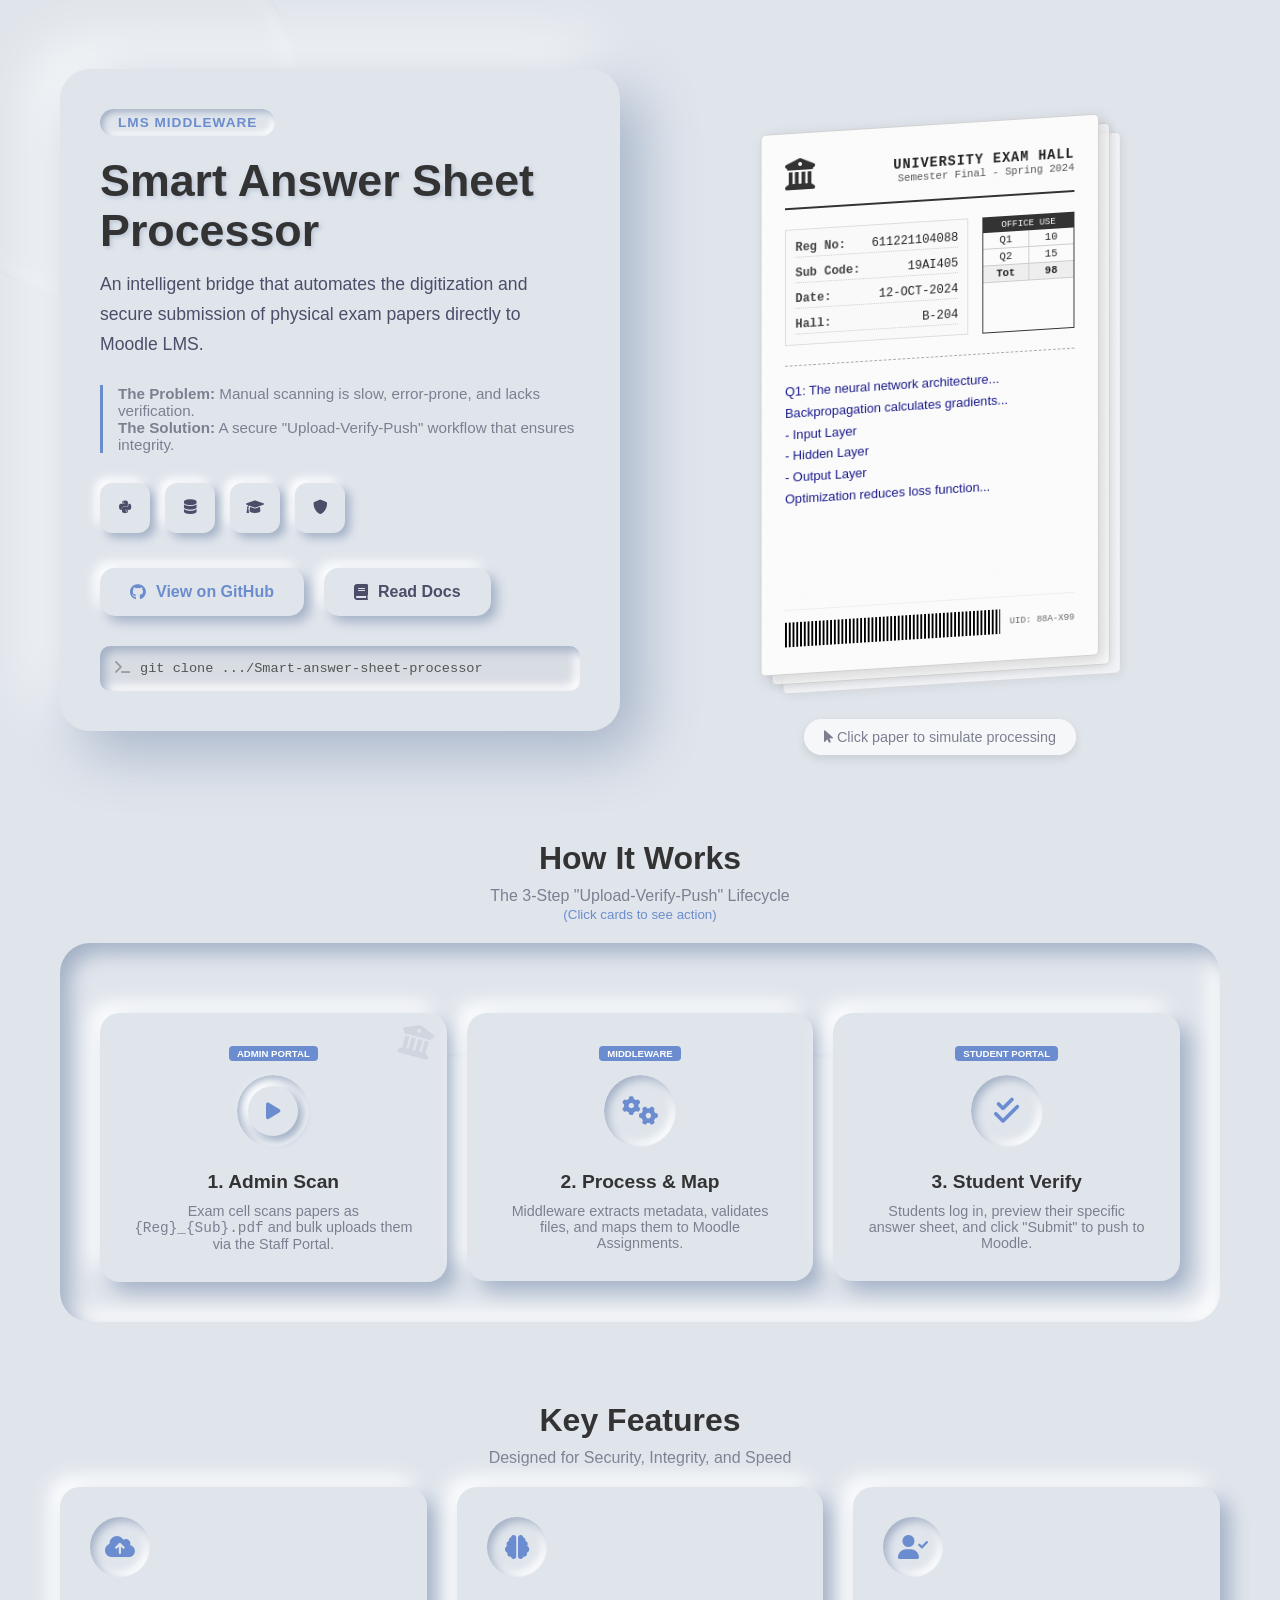
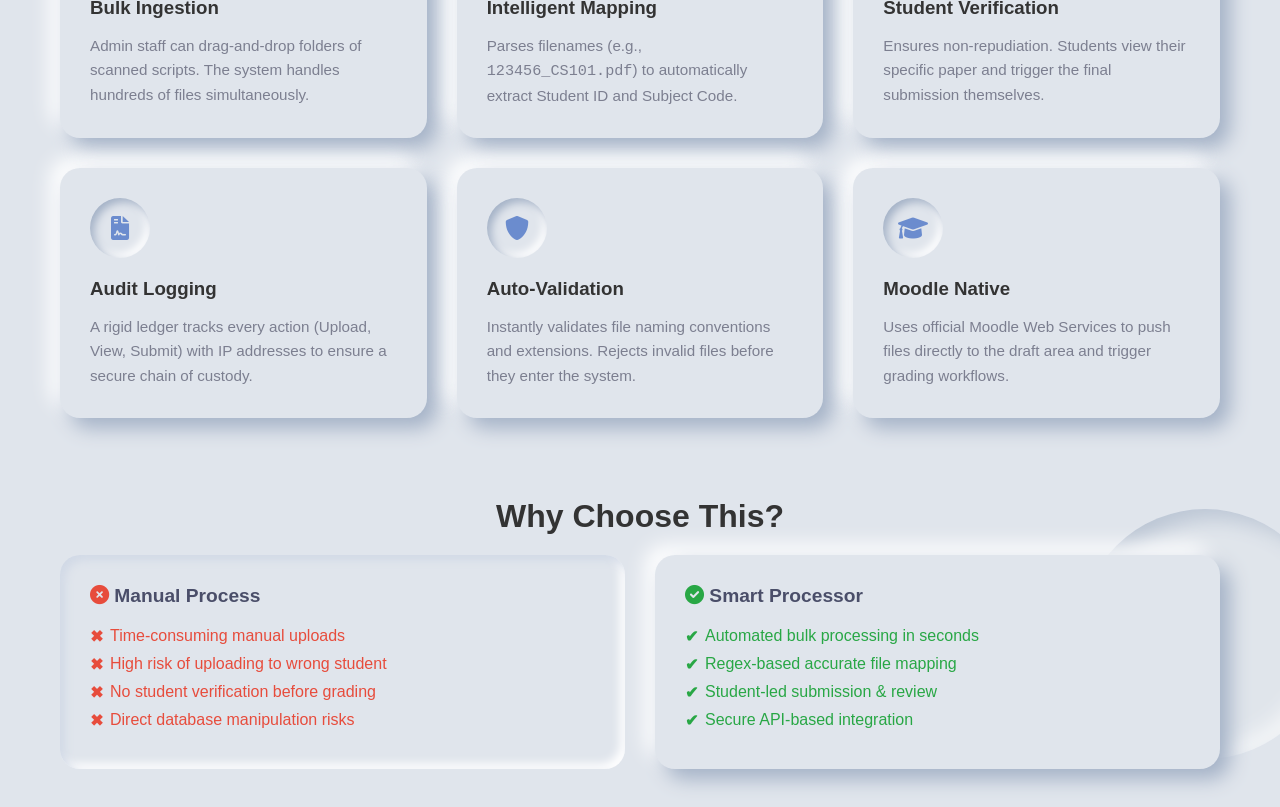
<file: doc/index.html>
<!DOCTYPE html>
<html lang="en">
<head>
    <meta charset="UTF-8">
    <meta name="viewport" content="width=device-width, initial-scale=1.0">
    <title>Smart Answer Sheet Processor | LMS Middleware</title>
    <link href="https://cdnjs.cloudflare.com/ajax/libs/font-awesome/6.0.0/css/all.min.css" rel="stylesheet">
    <style>
        /* * DESIGN SYSTEM: 
         * Base: Neumorphism (Soft UI)
         * Accents: Skeuomorphism (Realistic Paper & Light)
         */
        :root {
            --bg-color: #e0e5ec;
            --text-main: #4a4e69;
            --text-secondary: #7c7f90;
            --accent-blue: #6b8cce;
            --accent-green: #28a745;
            --accent-red: #e74c3c;
            --shadow-light: #ffffff;
            --shadow-dark: #a3b1c6;
            --paper-white: #fcfcfc;
        }

        * {
            box-sizing: border-box;
            margin: 0;
            padding: 0;
            user-select: none; /* Prevent text selection during interaction */
        }

        body {
            background-color: var(--bg-color);
            font-family: 'Segoe UI', Roboto, Helvetica, Arial, sans-serif;
            color: var(--text-main);
            min-height: 100vh;
            overflow-x: hidden;
            perspective: 1000px;
        }

        /* --- BACKGROUND ANIMATION --- */
        .bg-shape {
            position: absolute;
            border-radius: 50%;
            background: var(--bg-color);
            box-shadow: inset 10px 10px 20px var(--shadow-dark),
                        inset -10px -10px 20px var(--shadow-light);
            z-index: -1;
            animation: float 10s infinite ease-in-out;
        }
        .shape-1 { width: 400px; height: 400px; top: -100px; left: -100px; opacity: 0.6; }
        .shape-2 { width: 250px; height: 250px; bottom: 50px; right: -50px; animation-delay: 2s; opacity: 0.6; }
        .shape-3 { width: 150px; height: 150px; top: 40%; right: 10%; animation-delay: 4s; opacity: 0.4; }

        @keyframes float {
            0%, 100% { transform: translateY(0); }
            50% { transform: translateY(20px); }
        }

        /* --- LAYOUT --- */
        .main-wrapper {
            max-width: 1200px;
            margin: 0 auto;
            padding: 40px 20px;
            display: flex;
            flex-direction: column;
            gap: 80px;
        }

        /* --- HERO SECTION --- */
        .hero-section {
            display: grid;
            grid-template-columns: 1fr 1fr;
            gap: 40px;
            align-items: center;
            min-height: 80vh;
            transform-style: preserve-3d;
            transition: transform 0.1s ease-out;
        }

        /* --- LEFT SIDE: INFO --- */
        .info-panel {
            padding: 40px;
            border-radius: 30px;
            background: var(--bg-color);
            box-shadow: 20px 20px 60px var(--shadow-dark),
                        -20px -20px 60px var(--shadow-light);
            transform: translateZ(20px);
            animation: fadeInUp 1s ease-out;
            position: relative;
            z-index: 10;
        }

        @keyframes fadeInUp {
            from { opacity: 0; transform: translateZ(20px) translateY(20px); }
            to { opacity: 1; transform: translateZ(20px) translateY(0); }
        }

        h1 {
            font-size: 2.8rem;
            margin-bottom: 15px;
            color: #333;
            text-shadow: 2px 2px 4px rgba(163, 177, 198, 0.6);
            line-height: 1.1;
        }

        .badge {
            display: inline-block;
            padding: 6px 18px;
            border-radius: 50px;
            background: var(--bg-color);
            box-shadow: inset 3px 3px 6px var(--shadow-dark),
                        inset -3px -3px 6px var(--shadow-light);
            color: var(--accent-blue);
            font-weight: bold;
            font-size: 0.85rem;
            margin-bottom: 20px;
            text-transform: uppercase;
            letter-spacing: 1px;
        }

        p.lead {
            font-size: 1.1rem;
            line-height: 1.7;
            color: var(--text-main);
            margin-bottom: 25px;
        }

        .problem-solution {
            font-size: 0.95rem;
            color: var(--text-secondary);
            margin-bottom: 30px;
            padding-left: 15px;
            border-left: 3px solid var(--accent-blue);
        }

        .tech-stack {
            display: flex;
            gap: 15px;
            margin-bottom: 35px;
        }

        .tech-icon {
            width: 50px;
            height: 50px;
            border-radius: 12px;
            display: flex;
            justify-content: center;
            align-items: center;
            font-weight: bold;
            font-size: 0.9rem;
            background: var(--bg-color);
            box-shadow: 5px 5px 10px var(--shadow-dark),
                        -5px -5px 10px var(--shadow-light);
            transition: transform 0.2s;
            cursor: default;
            color: var(--text-main);
        }
        .tech-icon:hover {
            transform: translateY(-5px);
            color: var(--accent-blue);
        }

        .cta-group {
            display: flex;
            gap: 20px;
        }

        .btn {
            padding: 15px 30px;
            border: none;
            border-radius: 15px;
            font-weight: bold;
            cursor: pointer;
            transition: all 0.2s ease;
            outline: none;
            display: flex;
            align-items: center;
            gap: 10px;
            text-decoration: none;
            font-size: 1rem;
        }

        .btn-primary {
            background: var(--bg-color);
            color: var(--accent-blue);
            box-shadow: 6px 6px 12px var(--shadow-dark),
                        -6px -6px 12px var(--shadow-light);
        }

        .btn-primary:active, .btn-primary:hover:active {
            box-shadow: inset 4px 4px 8px var(--shadow-dark),
                        inset -4px -4px 8px var(--shadow-light);
            transform: scale(0.98);
        }
        
        .btn-primary:hover {
             color: #4a6fa5;
        }

        .code-snippet {
            margin-top: 30px;
            padding: 15px;
            border-radius: 10px;
            background: #d8dce3;
            box-shadow: inset 5px 5px 10px var(--shadow-dark),
                        inset -5px -5px 10px var(--shadow-light);
            font-family: 'Courier New', monospace;
            font-size: 0.85rem;
            color: #555;
            display: flex;
            align-items: center;
            gap: 10px;
        }
        .code-snippet i { opacity: 0.5; }

        /* --- RIGHT SIDE: VISUALIZATION --- */
        .visual-panel {
            height: 650px; 
            position: relative;
            transform-style: preserve-3d;
            display: flex;
            justify-content: center;
            align-items: center;
            flex-direction: column;
        }

        .interaction-hint {
            position: absolute;
            bottom: -30px; /* Moved down to clear the paper stack */
            font-size: 0.9rem;
            color: var(--text-secondary);
            background: rgba(255,255,255,0.7);
            padding: 10px 20px;
            border-radius: 20px;
            animation: pulse 2s infinite;
            pointer-events: none;
            z-index: 100; /* Ensured visibility */
            box-shadow: 0 4px 10px rgba(0,0,0,0.1);
        }
        
        @keyframes pulse { 
            0% { opacity: 0.8; transform: translateZ(60px) scale(1); } 
            50% { opacity: 1; transform: translateZ(60px) scale(1.05); } 
            100% { opacity: 0.8; transform: translateZ(60px) scale(1); } 
        }

        .paper-stack {
            position: relative;
            width: 360px;
            height: 550px;
            transform-style: preserve-3d;
            transform: rotateX(10deg) rotateY(-20deg) rotateZ(0deg); 
            transition: transform 0.5s cubic-bezier(0.175, 0.885, 0.32, 1.275);
            cursor: pointer;
        }
        
        .paper-stack:hover {
            transform: rotateX(0deg) rotateY(-15deg) rotateZ(0deg) scale(1.02);
        }

        .paper {
            position: absolute;
            width: 100%;
            height: 100%;
            background: var(--paper-white);
            border: 1px solid #d1d1d1;
            border-radius: 5px;
            box-shadow: 2px 2px 8px rgba(0,0,0,0.1);
            display: flex;
            flex-direction: column;
            padding: 25px;
            background-image: url("data:image/svg+xml,%3Csvg width='100' height='100' viewBox='0 0 100 100' xmlns='http://www.w3.org/2000/svg'%3E%3Cfilter id='noise'%3E%3CfeTurbulence type='fractalNoise' baseFrequency='0.8' numOctaves='3' stitchTiles='stitch'/%3E%3C/filter%3E%3Crect width='100%25' height='100%25' filter='url(%23noise)' opacity='0.04'/%3E%3C/svg%3E");
            font-family: 'Courier New', Courier, monospace;
            color: #222;
            transition: all 0.6s cubic-bezier(0.25, 1, 0.5, 1);
        }

        /* Stack Positioning */
        .paper:nth-child(1) { top: 16px; left: 16px; z-index: 1; transform: translateZ(10px); opacity: 0.6; }
        .paper:nth-child(2) { top: 8px; left: 8px; z-index: 2; transform: translateZ(20px); opacity: 0.8; }
        .paper:nth-child(3) { 
            top: 0; left: 0; 
            z-index: 3; 
            transform: translateZ(30px); 
            box-shadow: 5px 5px 15px rgba(0,0,0,0.15);
        }

        /* --- DETAILED PAPER CONTENT --- */
        .paper-header {
            display: flex;
            justify-content: space-between;
            align-items: center;
            border-bottom: 2px solid #333;
            padding-bottom: 12px;
            margin-bottom: 20px;
        }
        
        .uni-logo { font-size: 2rem; color: #333; }
        .header-text { text-align: right; }
        .uni-name { font-weight: bold; font-size: 0.9rem; text-transform: uppercase; letter-spacing: 1px; }
        .exam-session { font-size: 0.7rem; color: #555; }

        .paper-details {
            display: grid;
            grid-template-columns: 2fr 1fr;
            gap: 15px;
            margin-bottom: 20px;
        }

        .info-grid {
            display: grid;
            grid-template-columns: 1fr;
            gap: 8px;
            font-size: 0.8rem;
            border: 1px solid #ddd;
            padding: 10px;
            background: #f9f9f9;
        }
        
        .detail-row { display: flex; justify-content: space-between; border-bottom: 1px dotted #ccc; padding-bottom: 2px;}
        .detail-row span:first-child { font-weight: bold; color: #444; }
        .detail-row.highlight { background: rgba(255, 235, 59, 0.4); transition: background 0.3s; }

        .marks-grid {
            border: 1px solid #333;
            display: flex;
            flex-direction: column;
        }
        .marks-header { background: #333; color: #fff; font-size: 0.6rem; text-align: center; padding: 2px;}
        .marks-row { display: flex; border-bottom: 1px solid #ccc; font-size: 0.7rem; }
        .marks-row div { flex: 1; text-align: center; padding: 2px; border-right: 1px solid #ccc;}
        .marks-row div:last-child { border-right: none; }
        .total-row { font-weight: bold; background: #eee; }

        .answer-area {
            flex-grow: 1;
            position: relative;
            border-top: 1px dashed #aaa;
            padding-top: 15px;
            margin-bottom: 10px;
            overflow: hidden; 
        }
        .handwritten-text {
            font-family: 'Segoe Print', 'Chalkboard SE', sans-serif;
            color: #000080;
            font-size: 0.85rem;
            line-height: 1.6;
            opacity: 0.9;
        }

        .barcode-area {
            height: 40px;
            display: flex;
            align-items: center;
            gap: 10px;
            border-top: 1px solid #eee;
            padding-top: 10px;
            flex-shrink: 0; 
        }
        .barcode {
            flex-grow: 1;
            height: 25px;
            background: repeating-linear-gradient(90deg, #000, #000 2px, #fff 2px, #fff 4px);
        }
        .file-id { font-size: 0.6rem; font-family: monospace; color: #666; }

        /* --- ANIMATION ELEMENTS --- */
        .scan-beam {
            position: absolute;
            top: -20px;
            left: 0;
            width: 100%;
            height: 4px;
            background: #6b8cce;
            box-shadow: 0 0 15px #6b8cce, 0 0 30px #6b8cce;
            z-index: 20;
            opacity: 0;
            pointer-events: none;
        }

        /* NEW: Central Processing Status Overlay (Replaces OCR Labels) */
        .processing-status-text {
            position: absolute;
            top: 40%;
            left: 50%;
            transform: translate(-50%, -50%);
            background: rgba(255, 255, 255, 0.9);
            padding: 10px 20px;
            border-radius: 8px;
            border: 2px solid var(--accent-blue);
            color: var(--accent-blue);
            font-family: 'Courier New', monospace;
            font-weight: bold;
            font-size: 1.2rem;
            opacity: 0;
            transition: opacity 0.3s;
            z-index: 50;
            box-shadow: 0 5px 15px rgba(0,0,0,0.1);
            pointer-events: none;
        }

        .status-stamp {
            position: absolute;
            bottom: 60px;
            right: 30px;
            border: 4px solid var(--accent-green);
            color: var(--accent-green);
            padding: 5px 15px;
            font-weight: 900;
            font-size: 1.5rem;
            text-transform: uppercase;
            transform: rotate(-15deg) scale(2);
            opacity: 0;
            background: rgba(255,255,255,0.9);
            z-index: 25;
            pointer-events: none;
            mix-blend-mode: multiply;
        }

        /* Animation Classes */
        .scanning .scan-beam { animation: scanPass 1.5s ease-in-out forwards; }
        @keyframes scanPass { 0% { top: 0; opacity: 1; } 100% { top: 100%; opacity: 0; } }

        .stamped .status-stamp { animation: stampSmash 0.4s cubic-bezier(0.175, 0.885, 0.32, 1.275) forwards; }
        @keyframes stampSmash { to { opacity: 1; transform: rotate(-15deg) scale(1); } }

        .submitting { animation: slideUpOut 0.8s ease-in forwards; }
        @keyframes slideUpOut {
            0% { transform: translateZ(30px); opacity: 1; }
            50% { transform: translateZ(100px) translateY(-50px); opacity: 0.8; }
            100% { transform: translateZ(200px) translateY(-600px); opacity: 0; }
        }

        /* --- FEATURES & WORKFLOW SECTION --- */
        .section-header { text-align: center; margin-bottom: 20px; }
        .section-header h2 { font-size: 2rem; color: #333; margin-bottom: 10px; }
        .section-header p { color: var(--text-secondary); }

        .features-section {
            display: grid;
            grid-template-columns: repeat(auto-fit, minmax(300px, 1fr));
            gap: 30px;
        }

        .feature-card {
            padding: 30px;
            border-radius: 20px;
            background: var(--bg-color);
            box-shadow: 10px 10px 20px var(--shadow-dark), -10px -10px 20px var(--shadow-light);
            transition: transform 0.3s ease;
            position: relative;
            overflow: hidden;
        }
        .feature-card:hover { transform: translateY(-5px); }

        .feature-icon {
            width: 60px; height: 60px; border-radius: 50%;
            display: flex; justify-content: center; align-items: center;
            font-size: 1.5rem; color: var(--accent-blue);
            background: var(--bg-color);
            box-shadow: inset 4px 4px 8px var(--shadow-dark), inset -4px -4px 8px var(--shadow-light);
            margin-bottom: 20px;
        }
        .feature-card h3 { margin-bottom: 15px; color: #333; }
        .feature-card p { font-size: 0.95rem; color: var(--text-secondary); line-height: 1.6; }

        /* WORKFLOW SECTION */
        .workflow-section {
            padding: 40px; border-radius: 30px; background: var(--bg-color);
            box-shadow: inset 10px 10px 20px var(--shadow-dark), inset -10px -10px 20px var(--shadow-light);
        }

        .workflow-steps {
            display: flex; justify-content: space-between; align-items: flex-start;
            flex-wrap: wrap; gap: 20px; margin-top: 30px; position: relative;
        }
        .workflow-steps::before {
            content: ''; position: absolute; top: 40px; left: 50px; right: 50px;
            height: 4px; background: #d1d9e6; z-index: 0;
        }

        .step {
            flex: 1; min-width: 250px; text-align: center; position: relative; z-index: 1;
            background: var(--bg-color); border-radius: 20px; padding: 30px 20px;
            transition: transform 0.3s ease; cursor: pointer;
            box-shadow: 10px 10px 20px var(--shadow-dark), -10px -10px 20px var(--shadow-light);
            overflow: hidden;
        }
        .step:hover { transform: translateY(-10px); }

        .step-num {
            width: 80px; height: 80px; margin: 0 auto 20px;
            background: var(--bg-color); border-radius: 50%;
            display: flex; justify-content: center; align-items: center;
            font-weight: 900; font-size: 1.8rem; color: var(--accent-blue);
            box-shadow: inset 4px 4px 8px var(--shadow-dark), inset -4px -4px 8px var(--shadow-light);
            border: 4px solid var(--bg-color); position: relative; z-index: 2;
        }

        /* NEW: Inner Circle Button */
        .circle-btn {
            width: 50px;
            height: 50px;
            border-radius: 50%;
            border: none;
            background: var(--bg-color);
            box-shadow: 5px 5px 10px var(--shadow-dark), -5px -5px 10px var(--shadow-light);
            color: var(--accent-blue);
            font-size: 1.2rem;
            cursor: pointer;
            display: flex;
            justify-content: center;
            align-items: center;
            transition: all 0.2s ease;
        }
        .circle-btn:active {
            box-shadow: inset 2px 2px 5px var(--shadow-dark), inset -2px -2px 5px var(--shadow-light);
            transform: scale(0.95);
        }
        
        .step:hover .circle-btn {
            color: var(--accent-green);
        }

        .step h4 { color: #333; margin-bottom: 10px; font-size: 1.2rem; }
        .step p { font-size: 0.9rem; color: var(--text-secondary); padding: 0 10px; }

        /* Workflow Step Animations */
        .scan-overlay {
            position: absolute; top: -100%; left: 0; width: 100%; height: 40%;
            background: linear-gradient(to bottom, transparent, rgba(107, 140, 206, 0.6), transparent);
            z-index: 5; pointer-events: none;
        }
        .step.scanning-active .scan-overlay { animation: scanDown 1.5s ease-in-out; }
        @keyframes scanDown { 0% { top: -100%; } 100% { top: 200%; } }

        .step.processing-active .step-num i { animation: spinGear 1s ease-in-out; }
        @keyframes spinGear { 0% { transform: rotate(0deg); } 100% { transform: rotate(360deg); } }

        .step.verify-active .step-num {
            color: var(--accent-green);
            box-shadow: inset 2px 2px 4px var(--shadow-dark), inset -2px -2px 4px var(--shadow-light);
            transform: scale(0.95); transition: all 0.2s;
        }
        .step.verify-active .step-num i::before { content: "\f00c"; }

        .uni-watermark {
            position: absolute; top: 10px; right: 15px; font-size: 2rem;
            opacity: 0.1; color: var(--text-main); transform: rotate(15deg); pointer-events: none;
        }

        .card-badge {
            display: inline-block; background: var(--accent-blue); color: white;
            padding: 2px 8px; border-radius: 4px; font-size: 0.6rem; font-weight: bold;
            margin-bottom: 10px; text-transform: uppercase;
        }

        /* Comparison Section */
        .comparison-grid { display: grid; grid-template-columns: 1fr 1fr; gap: 30px; }
        .comparison-box { padding: 30px; border-radius: 20px; background: var(--bg-color); }
        .comparison-box h3 { margin-bottom: 20px; font-size: 1.2rem;}
        .bad-list li { color: var(--accent-red); list-style: none; margin-bottom: 10px; padding-left: 20px; position: relative;}
        .bad-list li::before { content: '✖'; position: absolute; left: 0; font-weight: bold;}
        .good-list li { color: var(--accent-green); list-style: none; margin-bottom: 10px; padding-left: 20px; position: relative;}
        .good-list li::before { content: '✔'; position: absolute; left: 0; font-weight: bold;}

        /* Responsive */
        @media (max-width: 968px) {
            .hero-section { grid-template-columns: 1fr; text-align: center; }
            .info-panel { order: 2; display: flex; flex-direction: column; align-items: center; }
            .visual-panel { order: 1; height: 550px; }
            .tech-stack, .cta-group { justify-content: center; }
            .problem-solution { text-align: left; }
            .paper-stack { width: 300px; height: 480px; }
            .workflow-steps::before { display: none; }
            .workflow-steps { flex-direction: column; align-items: center;}
            .step::after { content: '↓'; display: block; font-size: 2rem; color: #ccc; margin: 20px 0; }
            .step:last-child::after { display: none; }
            .comparison-grid { grid-template-columns: 1fr; }
        }
    </style>
</head>
<body>

    <!-- Decorative Background Shapes -->
    <div class="bg-shape shape-1"></div>
    <div class="bg-shape shape-2"></div>
    <div class="bg-shape shape-3"></div>

    <div class="main-wrapper" id="tilt-wrapper">
        
        <!-- Hero Section -->
        <section class="hero-section">
            
            <!-- Left: Info Panel -->
            <div class="info-panel">
                <div class="badge">LMS Middleware</div>
                <h1>Smart Answer Sheet Processor</h1>
                
                <p class="lead">
                    An intelligent bridge that automates the digitization and secure submission of physical exam papers directly to Moodle LMS.
                </p>

                <div class="problem-solution">
                    <strong>The Problem:</strong> Manual scanning is slow, error-prone, and lacks verification.<br>
                    <strong>The Solution:</strong> A secure "Upload-Verify-Push" workflow that ensures integrity.
                </div>

                <div class="tech-stack">
                    <div class="tech-icon" title="Python"><i class="fab fa-python"></i></div>
                    <div class="tech-icon" title="Database"><i class="fas fa-database"></i></div>
                    <div class="tech-icon" title="Moodle API"><i class="fas fa-graduation-cap"></i></div>
                    <div class="tech-icon" title="Security"><i class="fas fa-shield-alt"></i></div>
                </div>

                <div class="cta-group">
                    <a href="https://github.com/d-kavinraja/Smart-answer-sheet-processor-for-LMS" target="_blank" class="btn btn-primary">
                        <i class="fab fa-github"></i> View on GitHub
                    </a>
                    <a href="https://github.com/d-kavinraja/Smart-answer-sheet-processor-for-LMS/blob/main/readme.md" target="_blank" class="btn btn-primary" style="color: var(--text-main)">
                        <i class="fas fa-book"></i> Read Docs
                    </a>
                </div>

                <div class="code-snippet">
                    <i class="fas fa-terminal"></i>
                    <span>git clone .../Smart-answer-sheet-processor</span>
                </div>
            </div>

            <!-- Right: 3D Visualization -->
            <div class="visual-panel">
                <div class="paper-stack" id="paperStack" onclick="processPaper()">
                    <!-- Bottom Papers (Decoration) -->
                    <div class="paper"></div>
                    <div class="paper"></div>
                    
                    <!-- Top Active Paper (Content) -->
                    <div class="paper" id="activePaper">
                        <div class="scan-beam"></div>
                        <div class="processing-status-text" id="procStatusText">SCANNING...</div>
                        
                        <!-- Header -->
                        <div class="paper-header">
                            <div class="uni-logo"><i class="fas fa-university"></i></div>
                            <div class="header-text">
                                <div class="uni-name">University Exam Hall</div>
                                <div class="exam-session">Semester Final - Spring 2024</div>
                            </div>
                        </div>

                        <!-- Metadata & Marks -->
                        <div class="paper-details">
                            <div class="info-grid" id="infoGrid">
                                <div class="detail-row" id="row-reg"><span>Reg No:</span> <span class="val">611221104088</span></div>
                                <div class="detail-row" id="row-sub"><span>Sub Code:</span> <span class="val">19AI405</span></div>
                                <div class="detail-row"><span>Date:</span> <span class="val">12-OCT-2024</span></div>
                                <div class="detail-row"><span>Hall:</span> <span class="val">B-204</span></div>
                            </div>
                            
                            <div class="marks-grid">
                                <div class="marks-header">OFFICE USE</div>
                                <div class="marks-row"><div>Q1</div><div>10</div></div>
                                <div class="marks-row"><div>Q2</div><div>15</div></div>
                                <div class="marks-row total-row"><div>Tot</div><div>98</div></div>
                            </div>
                        </div>

                        <!-- Answer Body -->
                        <div class="answer-area">
                            <div class="handwritten-text">
                                Q1: The neural network architecture...<br>
                                Backpropagation calculates gradients...<br>
                                - Input Layer<br>
                                - Hidden Layer<br>
                                - Output Layer<br>
                                Optimization reduces loss function...
                            </div>
                        </div>

                        <!-- Footer Barcode -->
                        <div class="barcode-area">
                            <div class="barcode"></div>
                            <div class="file-id">UID: 88A-X99</div>
                        </div>

                        <!-- NO OCR LABELS HERE -->

                        <div class="status-stamp" id="statusStamp">VERIFIED</div>
                    </div>
                </div>
                <div class="interaction-hint"><i class="fas fa-mouse-pointer"></i> Click paper to simulate processing</div>
            </div>
        </section>

        <!-- New: Interactive Workflow Section -->
        <section>
            <div class="section-header">
                <h2>How It Works</h2>
                <p>The 3-Step "Upload-Verify-Push" Lifecycle</p>
                <small style="color: var(--accent-blue);">(Click cards to see action)</small>
            </div>
            <div class="workflow-section">
                <div class="workflow-steps">
                    
                    <!-- Step 1: Admin Scan (Interactive) -->
                    <div class="step" id="step1" onclick="animateStep(1)">
                        <div class="scan-overlay"></div> <!-- Hidden Beam -->
                        <div class="uni-watermark"><i class="fas fa-university"></i></div> <!-- Added Logo -->
                        <div class="card-badge">Admin Portal</div>
                        
                        <div class="step-num">
                            <button class="circle-btn"><i class="fas fa-play"></i></button>
                        </div>
                        <h4>1. Admin Scan</h4>
                        <p>Exam cell scans papers as <code>{Reg}_{Sub}.pdf</code> and bulk uploads them via the Staff Portal.</p>
                    </div>

                    <!-- Step 2: Process -->
                    <div class="step" id="step2" onclick="animateStep(2)">
                        <div class="card-badge">Middleware</div>
                        <div class="step-num"><i class="fas fa-cogs"></i></div>
                        <h4>2. Process & Map</h4>
                        <p>Middleware extracts metadata, validates files, and maps them to Moodle Assignments.</p>
                    </div>

                    <!-- Step 3: Verify -->
                    <div class="step" id="step3" onclick="animateStep(3)">
                        <div class="card-badge">Student Portal</div>
                        <div class="step-num"><i class="fas fa-check-double"></i></div>
                        <h4>3. Student Verify</h4>
                        <p>Students log in, preview their specific answer sheet, and click "Submit" to push to Moodle.</p>
                    </div>

                </div>
            </div>
        </section>

        <!-- Expanded Features Section -->
        <section>
            <div class="section-header">
                <h2>Key Features</h2>
                <p>Designed for Security, Integrity, and Speed</p>
            </div>
            <div class="features-section">
                <!-- Original 3 -->
                <div class="feature-card">
                    <div class="feature-icon"><i class="fas fa-cloud-upload-alt"></i></div>
                    <h3>Bulk Ingestion</h3>
                    <p>Admin staff can drag-and-drop folders of scanned scripts. The system handles hundreds of files simultaneously.</p>
                </div>

                <div class="feature-card">
                    <div class="feature-icon"><i class="fas fa-brain"></i></div>
                    <h3>Intelligent Mapping</h3>
                    <p>Parses filenames (e.g., <code>123456_CS101.pdf</code>) to automatically extract Student ID and Subject Code.</p>
                </div>

                <div class="feature-card">
                    <div class="feature-icon"><i class="fas fa-user-check"></i></div>
                    <h3>Student Verification</h3>
                    <p>Ensures non-repudiation. Students view their specific paper and trigger the final submission themselves.</p>
                </div>

                <!-- New 3 based on Readme -->
                <div class="feature-card">
                    <div class="feature-icon"><i class="fas fa-file-contract"></i></div>
                    <h3>Audit Logging</h3>
                    <p>A rigid ledger tracks every action (Upload, View, Submit) with IP addresses to ensure a secure chain of custody.</p>
                </div>

                <div class="feature-card">
                    <div class="feature-icon"><i class="fas fa-shield-alt"></i></div>
                    <h3>Auto-Validation</h3>
                    <p>Instantly validates file naming conventions and extensions. Rejects invalid files before they enter the system.</p>
                </div>

                <div class="feature-card">
                    <div class="feature-icon"><i class="fas fa-graduation-cap"></i></div>
                    <h3>Moodle Native</h3>
                    <p>Uses official Moodle Web Services to push files directly to the draft area and trigger grading workflows.</p>
                </div>
            </div>
        </section>

        <!-- New: Comparison Section -->
        <section>
            <div class="section-header">
                <h2>Why Choose This?</h2>
            </div>
            <div class="comparison-grid">
                <div class="comparison-box" style="box-shadow: inset 5px 5px 10px #d1d9e6, inset -5px -5px 10px #fff;">
                    <h3><i class="fas fa-times-circle" style="color: var(--accent-red)"></i> Manual Process</h3>
                    <ul class="bad-list">
                        <li>Time-consuming manual uploads</li>
                        <li>High risk of uploading to wrong student</li>
                        <li>No student verification before grading</li>
                        <li>Direct database manipulation risks</li>
                    </ul>
                </div>
                <div class="comparison-box" style="box-shadow: 10px 10px 20px #a3b1c6, -10px -10px 20px #fff;">
                    <h3><i class="fas fa-check-circle" style="color: var(--accent-green)"></i> Smart Processor</h3>
                    <ul class="good-list">
                        <li>Automated bulk processing in seconds</li>
                        <li>Regex-based accurate file mapping</li>
                        <li>Student-led submission & review</li>
                        <li>Secure API-based integration</li>
                    </ul>
                </div>
            </div>
        </section>

    </div>

    <script>
        // 3D Parallax Tilt Effect
        const wrapper = document.getElementById('tilt-wrapper');
        const heroSection = document.querySelector('.hero-section');

        document.addEventListener('mousemove', (e) => {
            const x = (window.innerWidth / 2 - e.pageX) / 40;
            const y = (window.innerHeight / 2 - e.pageY) / 40;
            // Apply subtle tilt to the main container
            heroSection.style.transform = `rotateY(${x}deg) rotateX(${y}deg)`;
        });

        document.addEventListener('mouseleave', () => {
            heroSection.style.transform = `rotateY(0deg) rotateX(0deg)`;
        });

        // --- INTERACTIVE PAPER SIMULATION ---
        const activePaper = document.getElementById('activePaper');
        const statusStamp = document.getElementById('statusStamp');
        const statusText = document.getElementById('procStatusText');
        
        let isProcessing = false;
        
        // Mock Data for cycling
        const examData = [
            { reg: "611221104088", sub: "19AI405", mark: "98", text: "Backpropagation calculates gradients..." },
            { reg: "611221104092", sub: "CS_302", mark: "85", text: "Polymorphism allows objects to be..." },
            { reg: "611221104105", sub: "ME_101", mark: "92", text: "Thermodynamics second law states..." }
        ];
        let dataIndex = 0;

        function processPaper() {
            if (isProcessing) return;
            isProcessing = true;

            // 1. Start Scan
            activePaper.classList.add('scanning');
            statusText.style.opacity = '1';
            statusText.innerText = "SCANNING...";

            // 2. Timed Events for Extraction Visuals (Without OCR Labels)
            setTimeout(() => {
                statusText.innerText = "EXTRACTING...";
                document.getElementById('row-reg').classList.add('highlight');
            }, 500); 

            setTimeout(() => {
                statusText.innerText = "MAPPING...";
                document.getElementById('row-sub').classList.add('highlight');
            }, 1000); 

            // 3. Verification Stamp
            setTimeout(() => {
                statusText.style.opacity = '0'; // Hide text as stamp appears
                activePaper.classList.add('stamped');
            }, 1500);

            // 4. Submit Animation (Fly Away)
            setTimeout(() => {
                activePaper.classList.add('submitting');
            }, 2300);

            // 5. Reset for Next Paper
            setTimeout(() => {
                resetPaper();
            }, 3100);
        }

        function resetPaper() {
            // Remove all animation classes
            activePaper.classList.remove('scanning', 'stamped', 'submitting');
            
            // Reset Styles
            statusText.style.opacity = '0';
            document.getElementById('row-reg').classList.remove('highlight');
            document.getElementById('row-sub').classList.remove('highlight');

            // Update Content
            dataIndex = (dataIndex + 1) % examData.length;
            const data = examData[dataIndex];
            
            document.querySelector('#row-reg .val').innerText = data.reg;
            document.querySelector('#row-sub .val').innerText = data.sub;
            document.querySelector('.marks-row.total-row div:last-child').innerText = data.mark;
            document.querySelector('.handwritten-text').innerText = data.text;
            
            // Allow clicking again
            isProcessing = false;
        }

        // --- NEW: INTERACTIVE WORKFLOW STEPS ---
        function animateStep(stepNum) {
            const step = document.getElementById('step' + stepNum);
            
            if (stepNum === 1) {
                // Admin Scan Animation
                step.classList.add('scanning-active');
                setTimeout(() => step.classList.remove('scanning-active'), 1500);
            }
            else if (stepNum === 2) {
                // Process Animation
                step.classList.add('processing-active');
                setTimeout(() => step.classList.remove('processing-active'), 1000);
            }
            else if (stepNum === 3) {
                // Verify Animation
                step.classList.add('verify-active');
                setTimeout(() => step.classList.remove('verify-active'), 500);
            }
        }
    </script>
</body>
</html>
</file>
